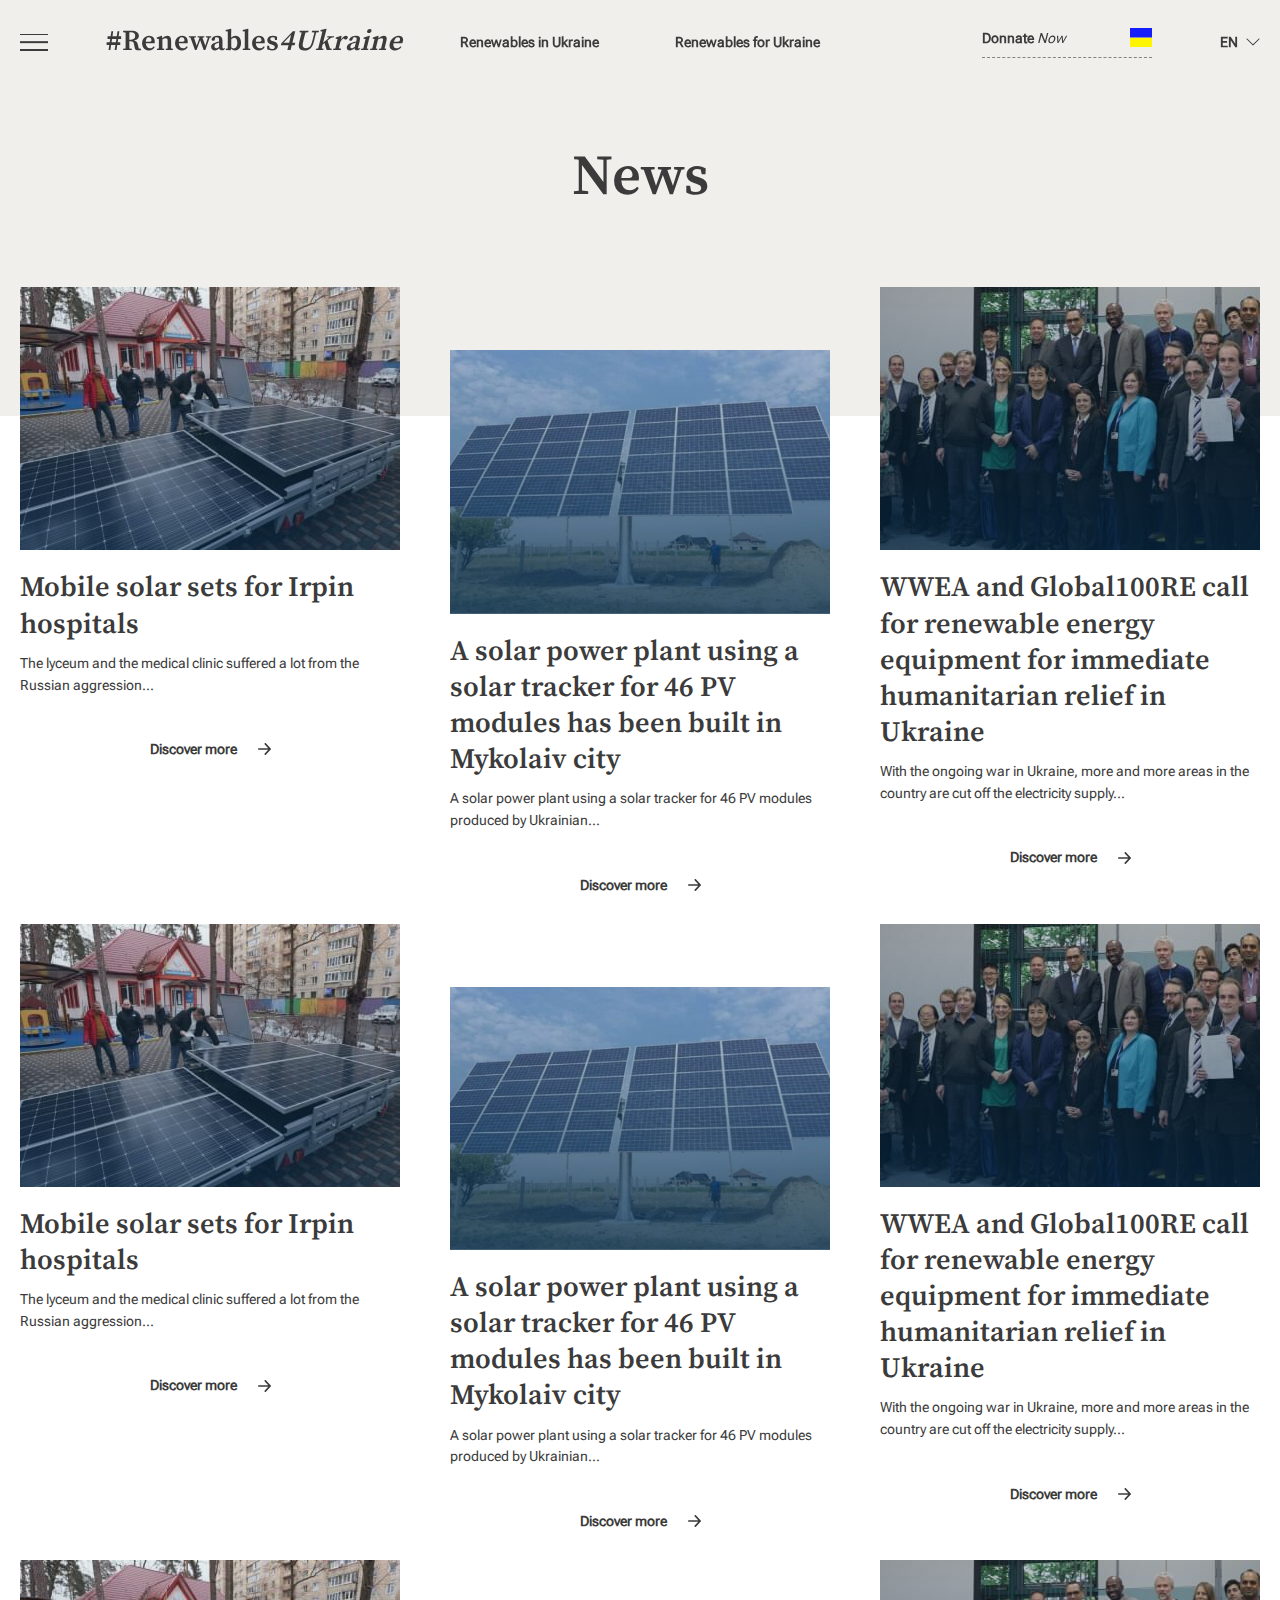
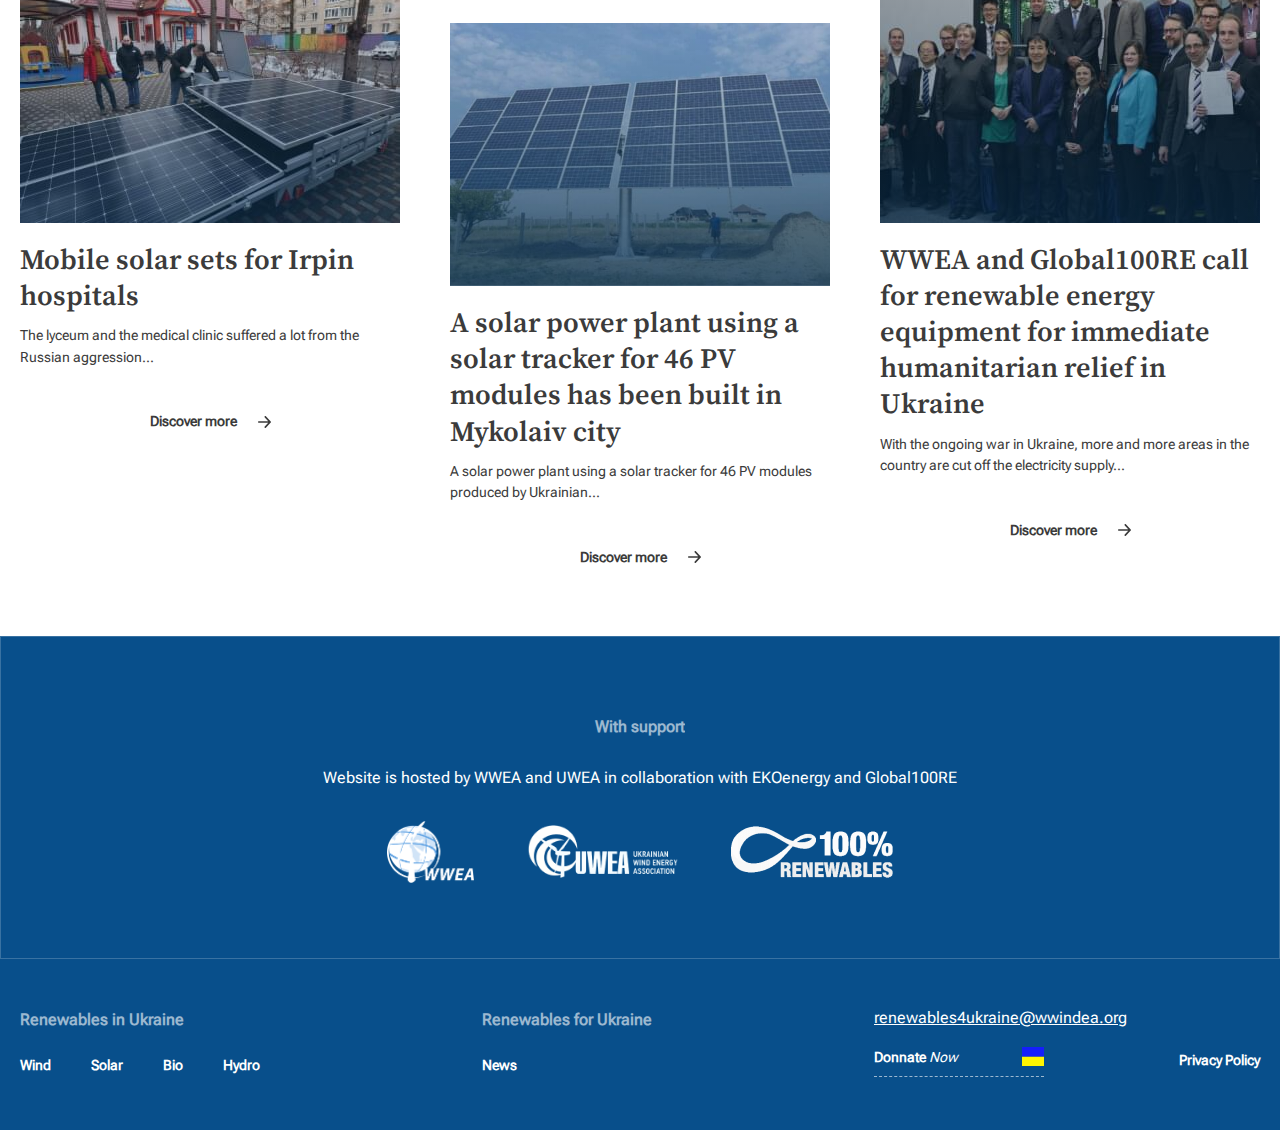
<file: archive.html>
<!DOCTYPE html>
<html lang="en">

<head>
	<meta charset="UTF-8">
	<meta http-equiv="X-UA-Compatible" content="IE=edge">
	<meta name="viewport" content="width=device-width, initial-scale=1.0">
	<meta name="description" content="News page">
	<link rel="stylesheet" href="css/style.min.css?_v=20230525102325">
	<title>Сторінка</title>
</head>

<body>
	<div class="wrapper">
		<header class="header news-post" id="header">
			<div class="container">
				<div class="header__body">
					<div class="header__left">
						<div class="menu__icon">
							<span></span>
						</div>
						<a class="header__logo" href="#">#Renewables<span>4Ukraine</span></a>
						<ul class="header__link">
							<li><a data-goto=".page__section-1" class="menu__link data-goto" href="#">Renewables in Ukraine</a>
							</li>
							<li><a data-goto=".page__section-2" class="menu__link data-goto" href="#">Renewables for
									Ukraine</a></li>
						</ul>
					</div>

					<div class="header__images">
						<img src="img/home/screen/img-1.png" alt="WWEA">
						<img src="img/home/screen/img-2.png" alt="RENEWABLES">
						<img src="img/home/screen/img-3.png" alt="UWEA">
					</div>

					<div class="header__right">
						<a class="header__donnate donnate popup-link" href="#popup">
							<p><span>Donnate</span> Now</p>
							<img src="img/ukraine.svg" alt="Flag">
						</a>
						<div class="header__language">
							<div class="header__language-block">
								<div class="header__language-box">EN</div>
								<svg class="header__language-img" width="14" height="8" viewBox="0 0 14 8"
									xmlns="http://www.w3.org/2000/svg">
									<path fill-rule="evenodd" clip-rule="evenodd"
										d="M0.645917 0.645917C0.692363 0.599354 0.747539 0.562411 0.808284 0.537204C0.869029 0.511998 0.93415 0.499023 0.999917 0.499023C1.06568 0.499023 1.13081 0.511998 1.19155 0.537204C1.2523 0.562411 1.30747 0.599354 1.35392 0.645917L6.99992 6.29292L12.6459 0.645917C12.6924 0.599429 12.7476 0.562553 12.8083 0.537394C12.8691 0.512234 12.9342 0.499285 12.9999 0.499285C13.0657 0.499285 13.1308 0.512234 13.1915 0.537394C13.2522 0.562553 13.3074 0.599429 13.3539 0.645917C13.4004 0.692405 13.4373 0.747594 13.4624 0.808333C13.4876 0.869073 13.5005 0.934173 13.5005 0.999917C13.5005 1.06566 13.4876 1.13076 13.4624 1.1915C13.4373 1.25224 13.4004 1.30743 13.3539 1.35392L7.35392 7.35392C7.30747 7.40048 7.2523 7.43742 7.19155 7.46263C7.13081 7.48784 7.06568 7.50081 6.99992 7.50081C6.93415 7.50081 6.86903 7.48784 6.80828 7.46263C6.74754 7.43742 6.69236 7.40048 6.64592 7.35392L0.645917 1.35392C0.599354 1.30747 0.562411 1.2523 0.537205 1.19155C0.511998 1.13081 0.499023 1.06568 0.499023 0.999917C0.499023 0.93415 0.511998 0.869028 0.537205 0.808283C0.562411 0.747538 0.599354 0.692363 0.645917 0.645917Z" />
								</svg>
							</div>

							<ul class="header__language-list">
								<li class="header__language-item" data-lang="EN">EN</li>
								<li class="header__language-item" data-lang="UA">UA</li>
							</ul>
						</div>
					</div>

					<div class="header__menu menu">
						<nav class="menu__body" id="menu-body">
							<div class="container">
								<div class="menu__wrapper">
									<ul class="menu__list">
										<li><a class="menu__link" href="#">Home Page</a></li>
										<li><a data-goto=".page__section-1" class="menu__link data-goto" href="#">Renewables in
												Ukraine</a></li>
										<ul class="menu__sub-list">
											<li><a class="menu__sub-link" href="#">Wind</a></li>
											<li><a class="menu__sub-link" href="#">Solar</a></li>
											<li><a class="menu__sub-link" href="#">Bio</a></li>
											<li><a class="menu__sub-link" href="#">Hydro</a></li>
										</ul>
										<li><a data-goto=".page__section-2" class="menu__link data-goto" href="#">Renewables for
												Ukraine</a></li>
										<ul class="menu__sub-list">
											<li><a class="menu__sub-link" href="#">News</a></li>
										</ul>
									</ul>
									<a class="menu__donnate donnate-now popup-link" href="#popup">
										<p><span>Donnate</span> Now</p>
										<img src="img/ukraine.svg" alt="Flag">
									</a>
									<div class="menu__questions">
										<p>Do have any questions? Send a request, please, to Please, send request to</p>
										<a href="mailto:renewables4ukraine@wwindea.org">renewables4ukraine@wwindea.org</a>
									</div>
								</div>
							</div>


						</nav>
					</div>
				</div>
			</div>
		</header>


		<div id="popup" class="popup">
			<div class="popup__body">
				<div class="popup__content">
					<a class="popup__close close-popup" href="#">
						<svg width="26" height="26" viewBox="0 0 26 26" fill="none" xmlns="http://www.w3.org/2000/svg">
							<path
								d="M17.28 9.28L13.81 12.75L17.28 16.22C17.3537 16.2887 17.4128 16.3715 17.4538 16.4635C17.4948 16.5555 17.5168 16.6548 17.5186 16.7555C17.5204 16.8562 17.5018 16.9562 17.4641 17.0496C17.4264 17.143 17.3703 17.2278 17.299 17.299C17.2278 17.3703 17.143 17.4264 17.0496 17.4641C16.9562 17.5018 16.8562 17.5204 16.7555 17.5186C16.6548 17.5168 16.5555 17.4948 16.4635 17.4538C16.3715 17.4128 16.2887 17.3537 16.22 17.28L12.75 13.81L9.28001 17.28C9.13783 17.4125 8.94978 17.4846 8.75548 17.4812C8.56118 17.4777 8.3758 17.399 8.23838 17.2616C8.10097 17.1242 8.02226 16.9388 8.01883 16.7445C8.0154 16.5502 8.08753 16.3622 8.22001 16.22L11.69 12.75L8.22001 9.28C8.08753 9.13782 8.0154 8.94978 8.01883 8.75548C8.02226 8.56118 8.10097 8.37579 8.23838 8.23838C8.3758 8.10097 8.56118 8.02225 8.75548 8.01882C8.94978 8.0154 9.13783 8.08752 9.28001 8.22L12.75 11.69L16.22 8.22C16.3622 8.08752 16.5502 8.0154 16.7445 8.01882C16.9388 8.02225 17.1242 8.10097 17.2616 8.23838C17.399 8.37579 17.4778 8.56118 17.4812 8.75548C17.4846 8.94978 17.4125 9.13782 17.28 9.28ZM25.5 12.75C25.5 15.2717 24.7522 17.7368 23.3512 19.8335C21.9503 21.9302 19.959 23.5644 17.6292 24.5295C15.2995 25.4945 12.7359 25.747 10.2626 25.255C7.78935 24.7631 5.51751 23.5487 3.73439 21.7656C1.95127 19.9825 0.736955 17.7107 0.244993 15.2374C-0.246968 12.7641 0.00552416 10.2005 0.970541 7.87079C1.93556 5.54103 3.56976 3.54975 5.66648 2.14876C7.76321 0.747774 10.2283 0 12.75 0C16.1303 0.00396981 19.371 1.34854 21.7612 3.73877C24.1515 6.129 25.496 9.36971 25.5 12.75ZM24 12.75C24 10.525 23.3402 8.34989 22.104 6.49984C20.8679 4.64978 19.1109 3.20784 17.0552 2.35636C14.9995 1.50487 12.7375 1.28208 10.5552 1.71617C8.37295 2.15025 6.3684 3.22171 4.79505 4.79505C3.22171 6.36839 2.15025 8.37295 1.71617 10.5552C1.28209 12.7375 1.50488 14.9995 2.35636 17.0552C3.20785 19.1109 4.64979 20.8679 6.49984 22.104C8.34989 23.3402 10.525 24 12.75 24C15.7327 23.9967 18.5922 22.8104 20.7013 20.7013C22.8104 18.5922 23.9967 15.7327 24 12.75Z" />
						</svg>
					</a>
					<div class="popup__white">
						<h4 class="popup__title">Renewable Energy Equipment</h4>
						<p class="popup__text">
							If you want to donate renewable energy equipment, please get in touch with us via our online form
							or write us an email at <a
								href="mailto:renewables4ukraine@wwindea.org">renewables4ukraine@wwindea.org</a>
						</p>
						<button data-goto=".page__section-contact" class="popup__btn data-goto">Send Request</button>
					</div>
					<div class="popup__blue">
						<h4 class="popup__title">Financial donations</h4>
						<p class="popup__small-text">
							Financial donations are also welcome and will be used to purchase such equipment. <br>
							Please indicate renewables4ukraine:
						</p>
						<p class="popup__text">
							Via bank transfer: DE27430609670034012800, GLS Gemeinbank eG, 44774 <br>
							Bochum, Germany, Account holder: WWEA eV
						</p>
						<a class="popup__text link" href="#">Via PayPal or Creditcard click here</a>
						<p class="popup__copyright">
							For financial donations, WWEA can provide an official donation receipt which may reduce tax debts
							in some countries.
						</p>
					</div>
				</div>
			</div>
		</div>
		<main class="main">

			<section class="big-news">
				<div class="container">
					<div class="big-news__body">
						<h2 class="big-news__title">
							News
						</h2>
						<div class="big-news__holder">
							<article class="news__slide">
								<div class="news__slide-img">
									<img src="img/home/news/img-1.jpg" alt="News">
								</div>
								<h6 class="news__slide-title main-title">
									Mobile solar sets for Irpin hospitals
								</h6>
								<p class="news__slide-text main-text">
									The lyceum and the medical clinic suffered a lot from the Russian aggression...
								</p>
								<a class="news__slide-btn more-btn btn btn--cw" href="#">
									<div class="news__slide-btn--descr more-btn--descr">Discover more</div>
									<code class="btn--inner"></code>
								</a>
							</article>
							<article class="news__slide">
								<div class="news__slide-img">
									<img src="img/home/news/img-2.jpg" alt="News">
								</div>
								<h6 class="news__slide-title main-title">
									A solar power plant using a solar tracker for 46 PV modules has been built in Mykolaiv
									city
								</h6>
								<p class="news__slide-text main-text">
									A solar power plant using a solar tracker for 46 PV modules produced by Ukrainian...
								</p>
								<a class="news__slide-btn more-btn btn btn--cw" href="#">
									<div class="news__slide-btn--descr more-btn--descr">Discover more</div>
									<code class="btn--inner"></code>
								</a>
							</article>
							<article class="news__slide">
								<div class="news__slide-img">
									<img src="img/home/news/img-3.jpg" alt="News">
								</div>
								<h6 class="news__slide-title main-title">
									WWEA and Global100RE call for renewable energy equipment for immediate humanitarian relief
									in Ukraine
								</h6>
								<p class="news__slide-text main-text">
									With the ongoing war in Ukraine, more and more areas in the country are cut off the
									electricity supply...
								</p>
								<a class="news__slide-btn more-btn btn btn--cw" href="#">
									<div class="news__slide-btn--descr more-btn--descr">Discover more</div>
									<code class="btn--inner"></code>
								</a>
							</article>
							<article class="news__slide">
								<div class="news__slide-img">
									<img src="img/home/news/img-1.jpg" alt="News">
								</div>
								<h6 class="news__slide-title main-title">
									Mobile solar sets for Irpin hospitals
								</h6>
								<p class="news__slide-text main-text">
									The lyceum and the medical clinic suffered a lot from the Russian aggression...
								</p>
								<a class="news__slide-btn more-btn btn btn--cw" href="#">
									<div class="news__slide-btn--descr more-btn--descr">Discover more</div>
									<code class="btn--inner"></code>
								</a>
							</article>
							<article class="news__slide">
								<div class="news__slide-img">
									<img src="img/home/news/img-2.jpg" alt="News">
								</div>
								<h6 class="news__slide-title main-title">
									A solar power plant using a solar tracker for 46 PV modules has been built in Mykolaiv
									city
								</h6>
								<p class="news__slide-text main-text">
									A solar power plant using a solar tracker for 46 PV modules produced by Ukrainian...
								</p>
								<a class="news__slide-btn more-btn btn btn--cw" href="#">
									<div class="news__slide-btn--descr more-btn--descr">Discover more</div>
									<code class="btn--inner"></code>
								</a>
							</article>
							<article class="news__slide">
								<div class="news__slide-img">
									<img src="img/home/news/img-3.jpg" alt="News">
								</div>
								<h6 class="news__slide-title main-title">
									WWEA and Global100RE call for renewable energy equipment for immediate humanitarian relief
									in Ukraine
								</h6>
								<p class="news__slide-text main-text">
									With the ongoing war in Ukraine, more and more areas in the country are cut off the
									electricity supply...
								</p>
								<a class="news__slide-btn more-btn btn btn--cw" href="#">
									<div class="news__slide-btn--descr more-btn--descr">Discover more</div>
									<code class="btn--inner"></code>
								</a>
							</article>
							<article class="news__slide">
								<div class="news__slide-img">
									<img src="img/home/news/img-1.jpg" alt="News">
								</div>
								<h6 class="news__slide-title main-title">
									Mobile solar sets for Irpin hospitals
								</h6>
								<p class="news__slide-text main-text">
									The lyceum and the medical clinic suffered a lot from the Russian aggression...
								</p>
								<a class="news__slide-btn more-btn btn btn--cw" href="#">
									<div class="news__slide-btn--descr more-btn--descr">Discover more</div>
									<code class="btn--inner"></code>
								</a>
							</article>
							<article class="news__slide">
								<div class="news__slide-img">
									<img src="img/home/news/img-2.jpg" alt="News">
								</div>
								<h6 class="news__slide-title main-title">
									A solar power plant using a solar tracker for 46 PV modules has been built in Mykolaiv
									city
								</h6>
								<p class="news__slide-text main-text">
									A solar power plant using a solar tracker for 46 PV modules produced by Ukrainian...
								</p>
								<a class="news__slide-btn more-btn btn btn--cw" href="#">
									<div class="news__slide-btn--descr more-btn--descr">Discover more</div>
									<code class="btn--inner"></code>
								</a>
							</article>
							<article class="news__slide">
								<div class="news__slide-img">
									<img src="img/home/news/img-3.jpg" alt="News">
								</div>
								<h6 class="news__slide-title main-title">
									WWEA and Global100RE call for renewable energy equipment for immediate humanitarian relief
									in Ukraine
								</h6>
								<p class="news__slide-text main-text">
									With the ongoing war in Ukraine, more and more areas in the country are cut off the
									electricity supply...
								</p>
								<a class="news__slide-btn more-btn btn btn--cw" href="#">
									<div class="news__slide-btn--descr more-btn--descr">Discover more</div>
									<code class="btn--inner"></code>
								</a>
							</article>
						</div>
					</div>
				</div>
			</section>

		</main>
		<footer class="footer">
			<div class="footer__container">
				<div class="container">
					<div class="footer__body">
						<span class="footer__item">With support</span>
						<p class="footer__text">
							Website is hosted by WWEA and UWEA in collaboration with EKOenergy and Global100RE
						</p>
						<div class="footer__images header__images">
							<img src="img/home/screen/img-1.png" alt="WWEA">
							<img src="img/home/screen/img-3.png" alt="UWEA">
							<img src="img/home/screen/img-2.png" alt="RENEWABLES">
						</div>
					</div>
				</div>
			</div>
			<div class="footer__container">
				<div class="container">
					<div class="footer__wrapper">
						<div class="footer__block">
							<div class="footer__box">
								<span class="footer__item">Renewables in Ukraine</span>
								<ul class="footer__list">
									<li><a class="footer__link" href="wind.html">Wind</a></li>
									<li><a class="footer__link" href="solar.html">Solar</a></li>
									<li><a class="footer__link" href="bio.html">Bio</a></li>
									<li><a class="footer__link" href="hydro.html">Hydro</a></li>
								</ul>
							</div>

							<div class="footer__box">
								<span class="footer__item">Renewables for Ukraine</span>
								<ul class="footer__list">
									<li><a class="footer__link" href="news-single.html">News</a></li>
								</ul>
							</div>

							<div class="footer__box">
								<a class="footer__email"
									href="mailto:renewables4ukraine@wwindea.org">renewables4ukraine@wwindea.org</a>
								<div class="footer__holder">
									<a class="footer__donnate donnate popup-link" href="#popup">
										<p><span>Donnate</span> Now</p>
										<img src="img/ukraine.svg" alt="Flag">
									</a>
									<a class="footer__privacy" href="#">Privacy Policy</a>
								</div>
							</div>
						</div>
					</div>
				</div>
			</div>
		</footer>
	</div>
	<script src="js/app.min.js?_v=20230525102325"></script>
</body>

</html>
</file>
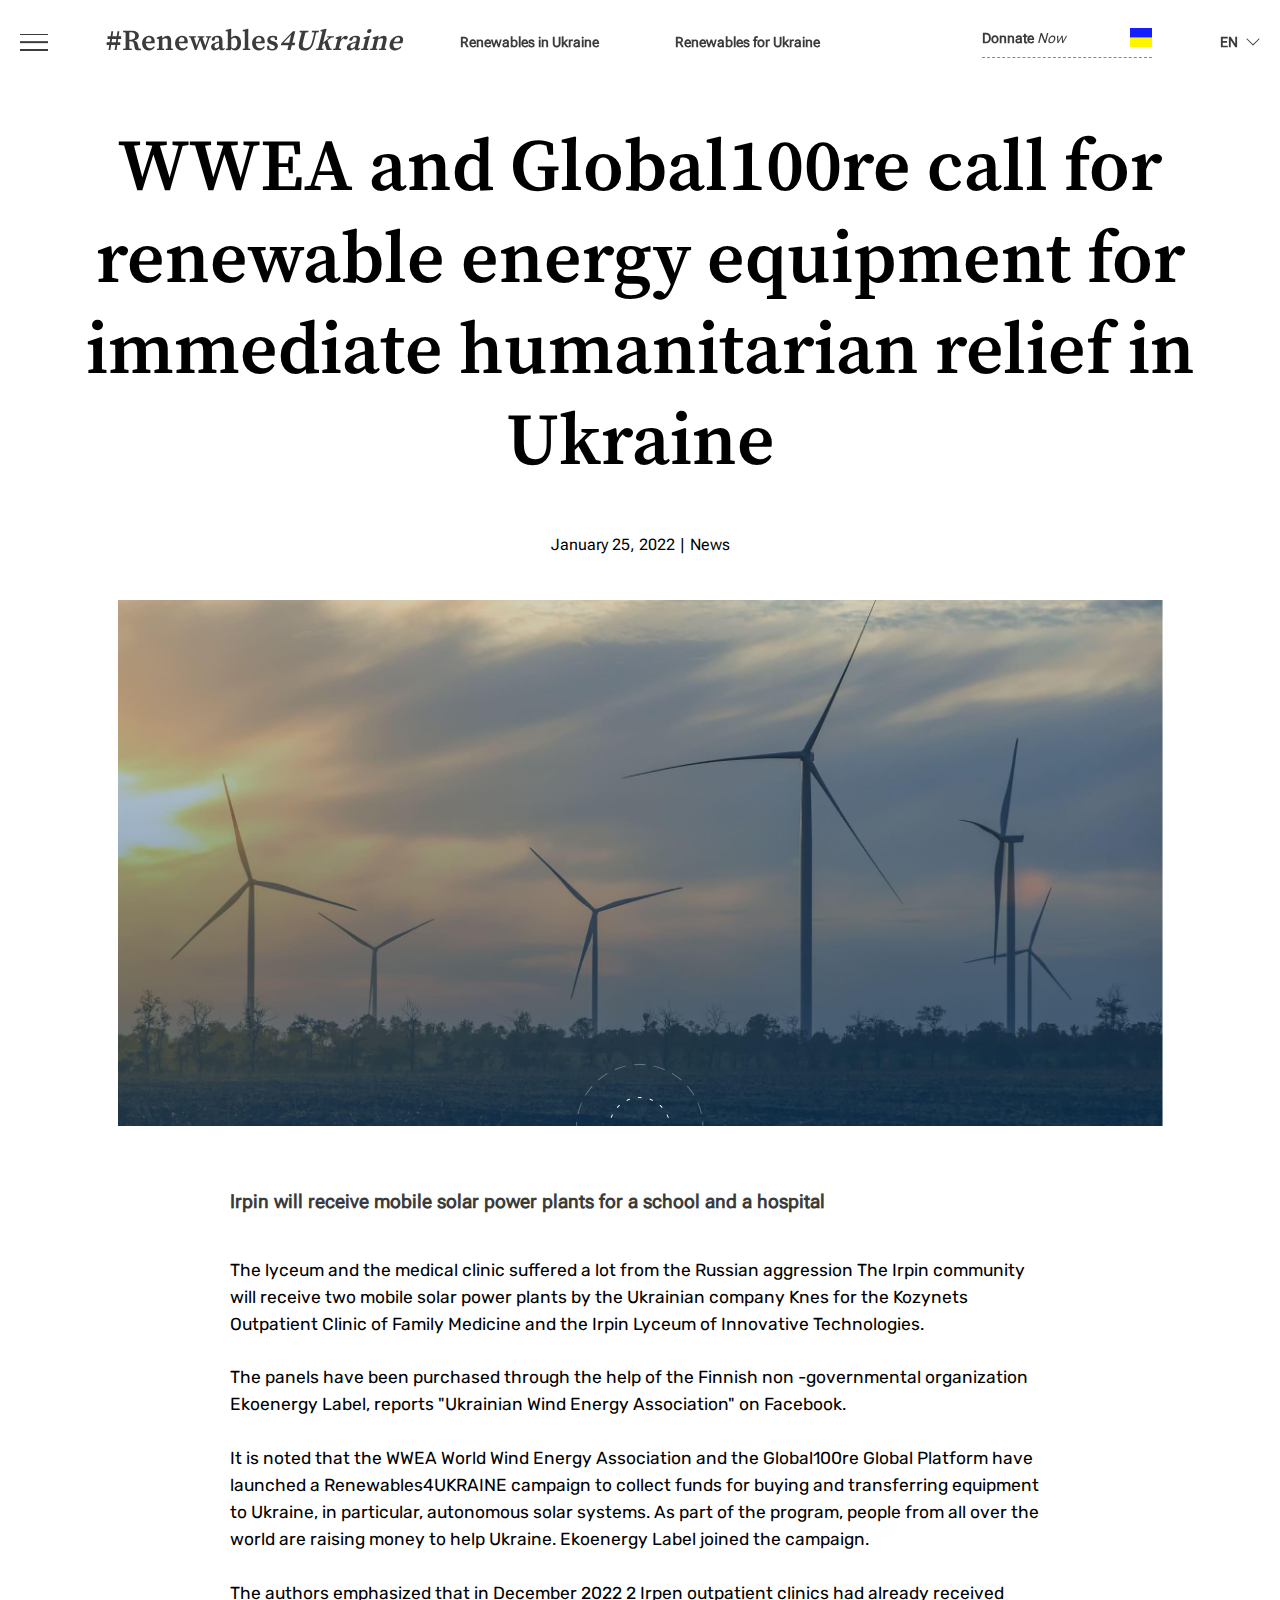
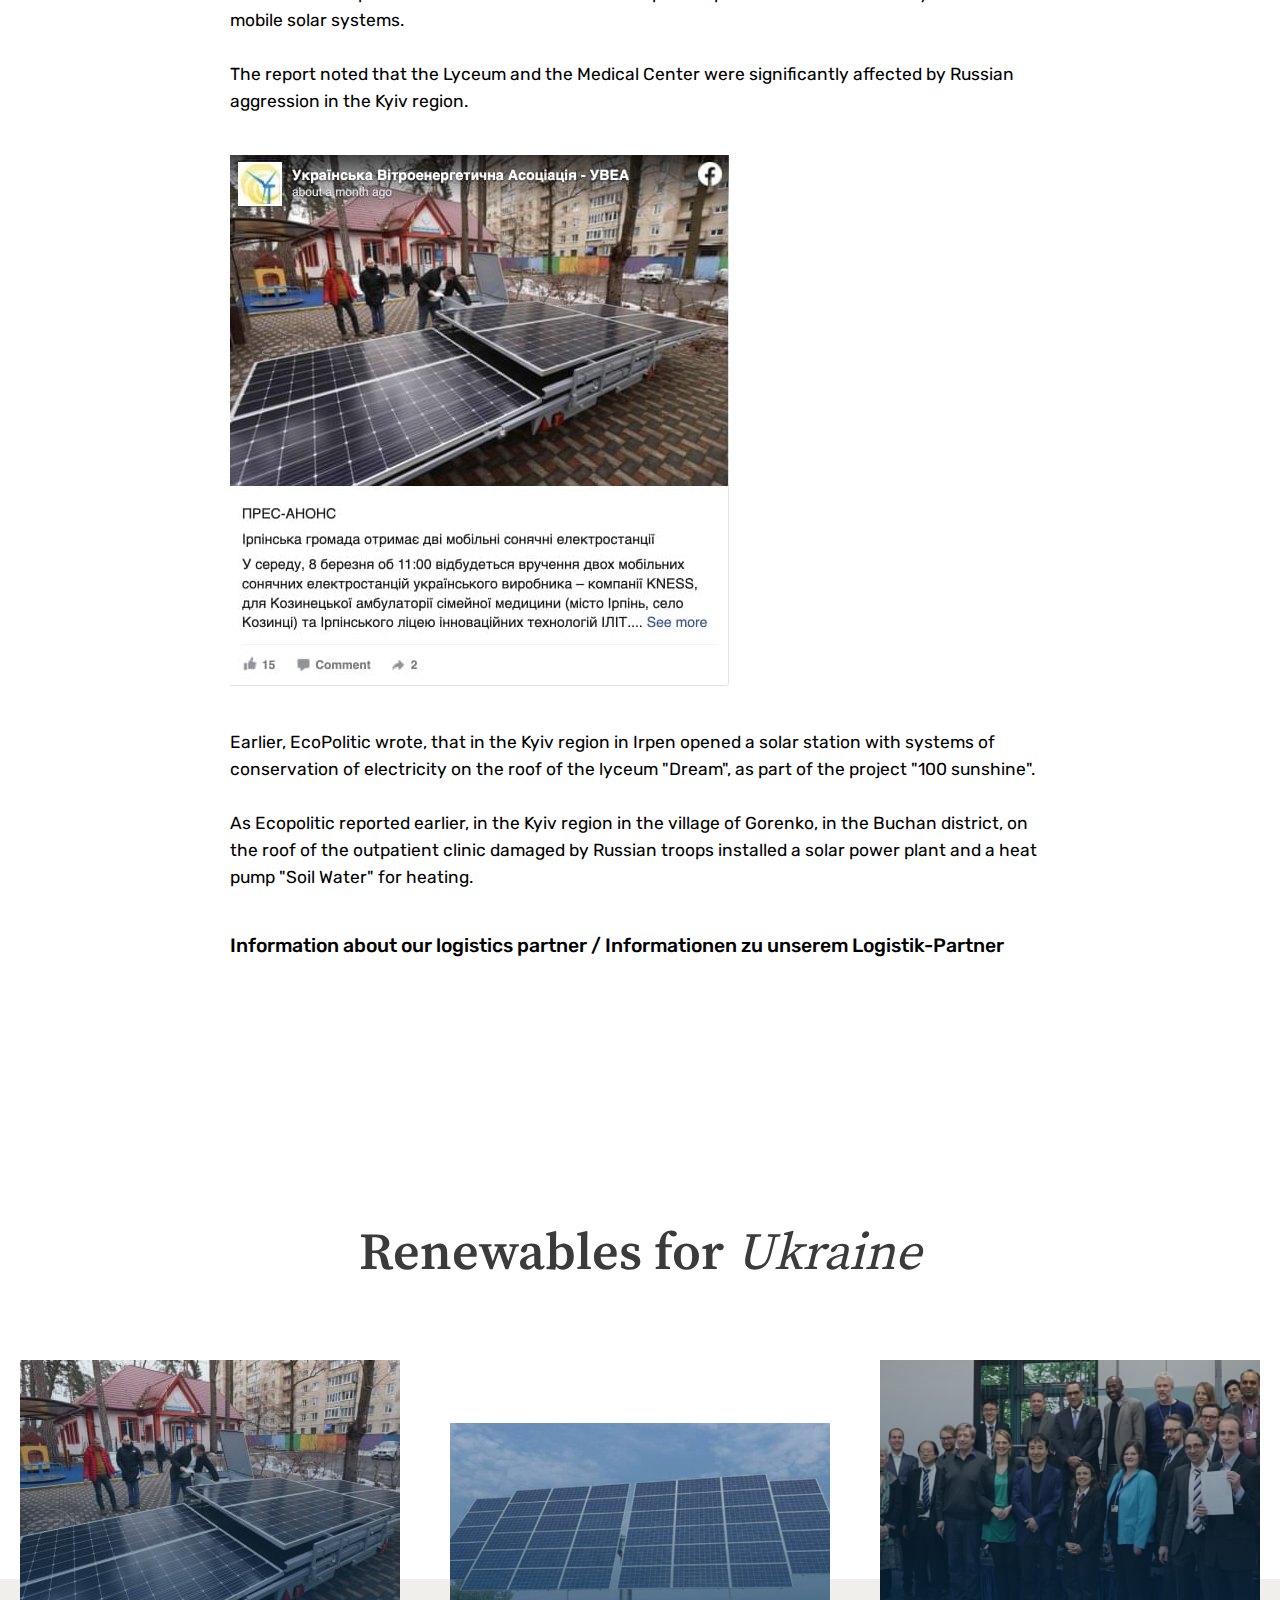
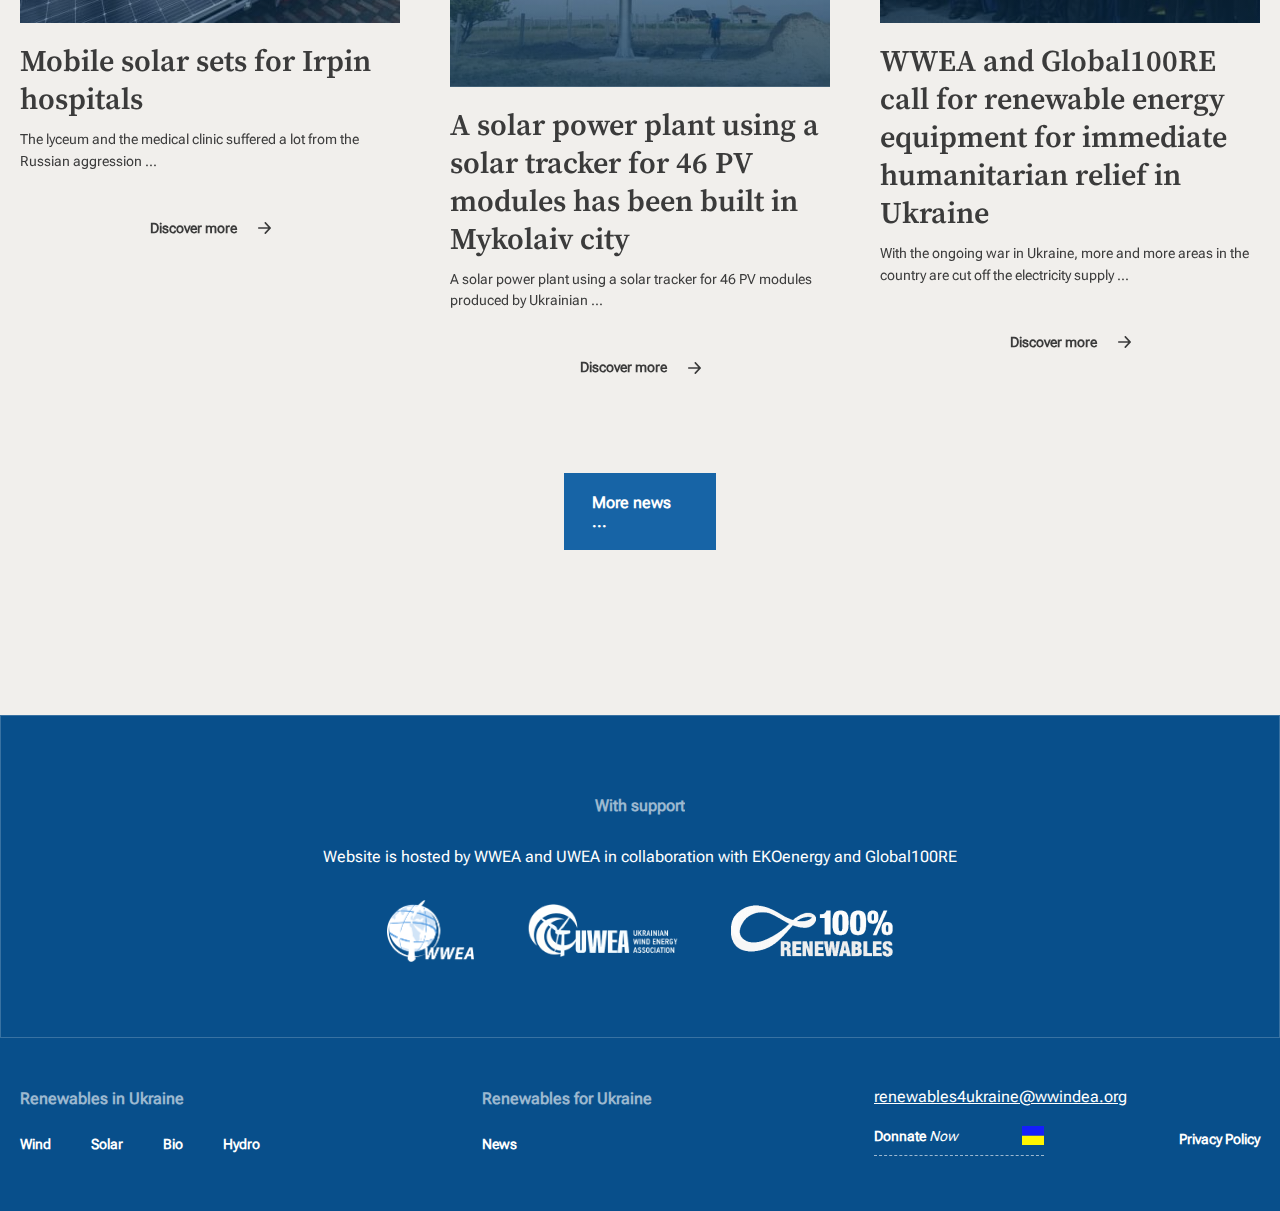
<file: news-single.html>
<!DOCTYPE html>
<html lang="en">

<head>
   <meta charset="UTF-8">
   <meta http-equiv="X-UA-Compatible" content="IE=edge">
   <meta name="viewport" content="width=device-width, initial-scale=1.0">
   <meta name="description" content="News page">
   <link rel="stylesheet" href="https://cdn.jsdelivr.net/npm/swiper@9/swiper-bundle.min.css?_v=20230525102325">
   <link rel="stylesheet" href="css/style.min.css?_v=20230525102325">
   <title>News single</title>
</head>

<body>
   <div class="wrapper">
      <header class="header news-post" id="header">
         <div class="container">
            <div class="header__body">
               <div class="header__left">
                  <div class="menu__icon">
                     <span></span>
                  </div>
                  <a class="header__logo" href="#">#Renewables<span>4Ukraine</span></a>
                  <ul class="header__link">
                     <li><a data-goto=".page__section-1" class="menu__link data-goto" href="#">Renewables in Ukraine</a>
                     </li>
                     <li><a data-goto=".page__section-2" class="menu__link data-goto" href="#">Renewables for
                           Ukraine</a></li>
                  </ul>
               </div>

               <div class="header__images">
                  <img src="img/home/screen/img-1.png" alt="WWEA">
                  <img src="img/home/screen/img-2.png" alt="RENEWABLES">
                  <img src="img/home/screen/img-3.png" alt="UWEA">
               </div>

               <div class="header__right">
                  <a class="header__donnate donnate popup-link" href="#popup">
                     <p><span>Donnate</span> Now</p>
                     <img src="img/ukraine.svg" alt="Flag">
                  </a>
                  <div class="header__language">
                     <div class="header__language-block">
                        <div class="header__language-box">EN</div>
                        <svg class="header__language-img" width="14" height="8" viewBox="0 0 14 8"
                           xmlns="http://www.w3.org/2000/svg">
                           <path fill-rule="evenodd" clip-rule="evenodd"
                              d="M0.645917 0.645917C0.692363 0.599354 0.747539 0.562411 0.808284 0.537204C0.869029 0.511998 0.93415 0.499023 0.999917 0.499023C1.06568 0.499023 1.13081 0.511998 1.19155 0.537204C1.2523 0.562411 1.30747 0.599354 1.35392 0.645917L6.99992 6.29292L12.6459 0.645917C12.6924 0.599429 12.7476 0.562553 12.8083 0.537394C12.8691 0.512234 12.9342 0.499285 12.9999 0.499285C13.0657 0.499285 13.1308 0.512234 13.1915 0.537394C13.2522 0.562553 13.3074 0.599429 13.3539 0.645917C13.4004 0.692405 13.4373 0.747594 13.4624 0.808333C13.4876 0.869073 13.5005 0.934173 13.5005 0.999917C13.5005 1.06566 13.4876 1.13076 13.4624 1.1915C13.4373 1.25224 13.4004 1.30743 13.3539 1.35392L7.35392 7.35392C7.30747 7.40048 7.2523 7.43742 7.19155 7.46263C7.13081 7.48784 7.06568 7.50081 6.99992 7.50081C6.93415 7.50081 6.86903 7.48784 6.80828 7.46263C6.74754 7.43742 6.69236 7.40048 6.64592 7.35392L0.645917 1.35392C0.599354 1.30747 0.562411 1.2523 0.537205 1.19155C0.511998 1.13081 0.499023 1.06568 0.499023 0.999917C0.499023 0.93415 0.511998 0.869028 0.537205 0.808283C0.562411 0.747538 0.599354 0.692363 0.645917 0.645917Z" />
                        </svg>
                     </div>

                     <ul class="header__language-list">
                        <li class="header__language-item" data-lang="EN">EN</li>
                        <li class="header__language-item" data-lang="UA">UA</li>
                     </ul>
                  </div>
               </div>

               <div class="header__menu menu">
                  <nav class="menu__body" id="menu-body">
                     <div class="container">
                        <div class="menu__wrapper">
                           <ul class="menu__list">
                              <li><a class="menu__link" href="#">Home Page</a></li>
                              <li><a data-goto=".page__section-1" class="menu__link data-goto" href="#">Renewables in
                                    Ukraine</a></li>
                              <ul class="menu__sub-list">
                                 <li><a class="menu__sub-link" href="#">Wind</a></li>
                                 <li><a class="menu__sub-link" href="#">Solar</a></li>
                                 <li><a class="menu__sub-link" href="#">Bio</a></li>
                                 <li><a class="menu__sub-link" href="#">Hydro</a></li>
                              </ul>
                              <li><a data-goto=".page__section-2" class="menu__link data-goto" href="#">Renewables for
                                    Ukraine</a></li>
                              <ul class="menu__sub-list">
                                 <li><a class="menu__sub-link" href="#">News</a></li>
                              </ul>
                           </ul>
                           <a class="menu__donnate donnate-now popup-link" href="#popup">
                              <p><span>Donnate</span> Now</p>
                              <img src="img/ukraine.svg" alt="Flag">
                           </a>
                           <div class="menu__questions">
                              <p>Do have any questions? Send a request, please, to Please, send request to</p>
                              <a href="mailto:renewables4ukraine@wwindea.org">renewables4ukraine@wwindea.org</a>
                           </div>
                        </div>
                     </div>


                  </nav>
               </div>
            </div>
         </div>
      </header>


      <div id="popup" class="popup">
         <div class="popup__body">
            <div class="popup__content">
               <a class="popup__close close-popup" href="#">
                  <svg width="26" height="26" viewBox="0 0 26 26" fill="none" xmlns="http://www.w3.org/2000/svg">
                     <path
                        d="M17.28 9.28L13.81 12.75L17.28 16.22C17.3537 16.2887 17.4128 16.3715 17.4538 16.4635C17.4948 16.5555 17.5168 16.6548 17.5186 16.7555C17.5204 16.8562 17.5018 16.9562 17.4641 17.0496C17.4264 17.143 17.3703 17.2278 17.299 17.299C17.2278 17.3703 17.143 17.4264 17.0496 17.4641C16.9562 17.5018 16.8562 17.5204 16.7555 17.5186C16.6548 17.5168 16.5555 17.4948 16.4635 17.4538C16.3715 17.4128 16.2887 17.3537 16.22 17.28L12.75 13.81L9.28001 17.28C9.13783 17.4125 8.94978 17.4846 8.75548 17.4812C8.56118 17.4777 8.3758 17.399 8.23838 17.2616C8.10097 17.1242 8.02226 16.9388 8.01883 16.7445C8.0154 16.5502 8.08753 16.3622 8.22001 16.22L11.69 12.75L8.22001 9.28C8.08753 9.13782 8.0154 8.94978 8.01883 8.75548C8.02226 8.56118 8.10097 8.37579 8.23838 8.23838C8.3758 8.10097 8.56118 8.02225 8.75548 8.01882C8.94978 8.0154 9.13783 8.08752 9.28001 8.22L12.75 11.69L16.22 8.22C16.3622 8.08752 16.5502 8.0154 16.7445 8.01882C16.9388 8.02225 17.1242 8.10097 17.2616 8.23838C17.399 8.37579 17.4778 8.56118 17.4812 8.75548C17.4846 8.94978 17.4125 9.13782 17.28 9.28ZM25.5 12.75C25.5 15.2717 24.7522 17.7368 23.3512 19.8335C21.9503 21.9302 19.959 23.5644 17.6292 24.5295C15.2995 25.4945 12.7359 25.747 10.2626 25.255C7.78935 24.7631 5.51751 23.5487 3.73439 21.7656C1.95127 19.9825 0.736955 17.7107 0.244993 15.2374C-0.246968 12.7641 0.00552416 10.2005 0.970541 7.87079C1.93556 5.54103 3.56976 3.54975 5.66648 2.14876C7.76321 0.747774 10.2283 0 12.75 0C16.1303 0.00396981 19.371 1.34854 21.7612 3.73877C24.1515 6.129 25.496 9.36971 25.5 12.75ZM24 12.75C24 10.525 23.3402 8.34989 22.104 6.49984C20.8679 4.64978 19.1109 3.20784 17.0552 2.35636C14.9995 1.50487 12.7375 1.28208 10.5552 1.71617C8.37295 2.15025 6.3684 3.22171 4.79505 4.79505C3.22171 6.36839 2.15025 8.37295 1.71617 10.5552C1.28209 12.7375 1.50488 14.9995 2.35636 17.0552C3.20785 19.1109 4.64979 20.8679 6.49984 22.104C8.34989 23.3402 10.525 24 12.75 24C15.7327 23.9967 18.5922 22.8104 20.7013 20.7013C22.8104 18.5922 23.9967 15.7327 24 12.75Z" />
                  </svg>
               </a>
               <div class="popup__white">
                  <h4 class="popup__title">Renewable Energy Equipment</h4>
                  <p class="popup__text">
                     If you want to donate renewable energy equipment, please get in touch with us via our online form
                     or write us an email at <a
                        href="mailto:renewables4ukraine@wwindea.org">renewables4ukraine@wwindea.org</a>
                  </p>
                  <button data-goto=".page__section-contact" class="popup__btn data-goto">Send Request</button>
               </div>
               <div class="popup__blue">
                  <h4 class="popup__title">Financial donations</h4>
                  <p class="popup__small-text">
                     Financial donations are also welcome and will be used to purchase such equipment. <br>
                     Please indicate renewables4ukraine:
                  </p>
                  <p class="popup__text">
                     Via bank transfer: DE27430609670034012800, GLS Gemeinbank eG, 44774 <br>
                     Bochum, Germany, Account holder: WWEA eV
                  </p>
                  <a class="popup__text link" href="#">Via PayPal or Creditcard click here</a>
                  <p class="popup__copyright">
                     For financial donations, WWEA can provide an official donation receipt which may reduce tax debts
                     in some countries.
                  </p>
               </div>
            </div>
         </div>
      </div>
      <main class="main">

         <section class="post">
            <div class="container">
               <div class="post__body">
                  <h1 class="post__title">
                     WWEA and Global100re call for renewable energy equipment for immediate humanitarian relief in
                     Ukraine
                  </h1>
                  <div class="post__breadcrumbs">
                     <a class="post__breadcrumbs-link" href="#">January 25, 2022</a>
                     <a class="post__breadcrumbs-link" href="#">News</a>
                  </div>
                  <div class="post__box">
                     <img class="post__image-bg" src="img/pages/wind.jpg" alt="Image">
                     <a class="post__scroll" href="#">
                        <img class="post__circle-scroll" src="img/pages/scroll-down.svg" alt="Scroll">
                     </a>
                  </div>
               </div>
            </div>
            <div class="container-small">
               <div class="post__wrapper">
                  <h6 class="post__sub-title">
                     Irpin will receive mobile solar power plants for a school and a hospital
                  </h6>
                  <div class="information__body">
                     <p class="information__text">
                        The lyceum and the medical clinic suffered a lot from the Russian aggression The Irpin community
                        will receive two mobile solar power plants by the Ukrainian company Knes for the Kozynets
                        Outpatient Clinic of Family Medicine and the Irpin Lyceum of Innovative Technologies.
                        <br>
                        <br>
                        The panels have been purchased through the help of the Finnish non -governmental organization
                        Ekoenergy Label, reports "Ukrainian Wind Energy Association" on Facebook.
                        <br>
                        <br>
                        It is noted that the WWEA World Wind Energy Association and the Global100re Global Platform have
                        launched a Renewables4UKRAINE campaign to collect funds for buying and transferring equipment to
                        Ukraine, in particular, autonomous solar systems. As part of the program, people from all over
                        the
                        world are raising money to help Ukraine. Ekoenergy Label joined the campaign.
                        <br>
                        <br>
                        The authors emphasized that in December 2022 2 Irpen outpatient clinics had already received
                        mobile
                        solar systems.
                        <br>
                        <br>
                        The report noted that the Lyceum and the Medical Center were significantly affected by Russian
                        aggression in the Kyiv region.
                     </p>
                     <img class="post__image-news" src="img/news-single/post-news.jpg" alt="Image news">
                     <p class="information__text">
                        Earlier, EcoPolitic wrote, that in the Kyiv region in Irpen opened a solar station with systems
                        of
                        conservation of electricity on the roof of the lyceum "Dream", as part of the project "100
                        sunshine".
                        <br>
                        <br>
                        As Ecopolitic reported earlier, in the Kyiv region in the village of Gorenko, in the Buchan
                        district, on the roof of the outpatient clinic damaged by Russian troops installed a solar power
                        plant and a heat pump "Soil Water" for heating.
                     </p>
                     <p class="information__text-bold">
                        Information about our logistics partner / Informationen zu unserem Logistik-Partner
                     </p>
                  </div>
               </div>
            </div>
         </section>

         <section class="news news-post page__section-2">
            <div class="container">
               <h2 class="news__title title">Renewables for <span>Ukraine</span></h2>
               <div class="news__body">
                  <div class="news__swiper swiper">
                     <div class="news__wrapper swiper-wrapper">
                        <article class="news__slide swiper-slide">
                           <div class="news__slide-img">
                              <img src="img/home/news/img-1.jpg" alt="News">
                           </div>
                           <h6 class="news__slide-title main-title">
                              Mobile solar sets for Irpin hospitals
                           </h6>
                           <p class="news__slide-text main-text">
                              The lyceum and the medical clinic suffered a lot from the Russian aggression ...
                           </p>
                           <a class="news__slide-btn more-btn btn btn--cw" href="#">
                              <div class="news__slide-btn--descr more-btn--descr">Discover more</div>
                              <code class="btn--inner"></code>
                           </a>
                        </article>
                        <article class="news__slide swiper-slide">
                           <div class="news__slide-img">
                              <img src="img/home/news/img-2.jpg" alt="News">
                           </div>
                           <h6 class="news__slide-title main-title">
                              A solar power plant using a solar tracker for 46 PV modules has been built in Mykolaiv
                              city
                           </h6>
                           <p class="news__slide-text main-text">
                              A solar power plant using a solar tracker for 46 PV modules produced by Ukrainian ...
                           </p>
                           <a class="news__slide-btn more-btn btn btn--cw" href="#">
                              <div class="news__slide-btn--descr more-btn--descr">Discover more</div>
                              <code class="btn--inner"></code>
                           </a>
                        </article>
                        <article class="news__slide swiper-slide">
                           <div class="news__slide-img">
                              <img src="img/home/news/img-3.jpg" alt="News">
                           </div>
                           <h6 class="news__slide-title main-title">
                              WWEA and Global100RE call for renewable energy equipment for immediate humanitarian relief
                              in Ukraine
                           </h6>
                           <p class="news__slide-text main-text">
                              With the ongoing war in Ukraine, more and more areas in the country are cut off the
                              electricity supply ...
                           </p>
                           <a class="news__slide-btn more-btn btn btn--cw" href="#">
                              <div class="news__slide-btn--descr more-btn--descr">Discover more</div>
                              <code class="btn--inner"></code>
                           </a>
                        </article>
                     </div>
                  </div>
                  <a class="news__button button button--hyperion" href="news-single.html">
                     <span><span>More news ...</span></span>
                  </a>
               </div>
            </div>
         </section>

      </main>
      <footer class="footer">
         <div class="footer__container">
            <div class="container">
               <div class="footer__body">
                  <span class="footer__item">With support</span>
                  <p class="footer__text">
                     Website is hosted by WWEA and UWEA in collaboration with EKOenergy and Global100RE
                  </p>
                  <div class="footer__images header__images">
                     <img src="img/home/screen/img-1.png" alt="WWEA">
                     <img src="img/home/screen/img-3.png" alt="UWEA">
                     <img src="img/home/screen/img-2.png" alt="RENEWABLES">
                  </div>
               </div>
            </div>
         </div>
         <div class="footer__container">
            <div class="container">
               <div class="footer__wrapper">
                  <div class="footer__block">
                     <div class="footer__box">
                        <span class="footer__item">Renewables in Ukraine</span>
                        <ul class="footer__list">
                           <li><a class="footer__link" href="wind.html">Wind</a></li>
                           <li><a class="footer__link" href="solar.html">Solar</a></li>
                           <li><a class="footer__link" href="bio.html">Bio</a></li>
                           <li><a class="footer__link" href="hydro.html">Hydro</a></li>
                        </ul>
                     </div>

                     <div class="footer__box">
                        <span class="footer__item">Renewables for Ukraine</span>
                        <ul class="footer__list">
                           <li><a class="footer__link" href="news-single.html">News</a></li>
                        </ul>
                     </div>

                     <div class="footer__box">
                        <a class="footer__email"
                           href="mailto:renewables4ukraine@wwindea.org">renewables4ukraine@wwindea.org</a>
                        <div class="footer__holder">
                           <a class="footer__donnate donnate popup-link" href="#popup">
                              <p><span>Donnate</span> Now</p>
                              <img src="img/ukraine.svg" alt="Flag">
                           </a>
                           <a class="footer__privacy" href="#">Privacy Policy</a>
                        </div>
                     </div>
                  </div>
               </div>
            </div>
         </div>
      </footer>
   </div>
   <script src="https://cdn.jsdelivr.net/npm/swiper@9/swiper-bundle.min.js?_v=20230525102325"></script>
   <script src="js/app.min.js?_v=20230525102325"></script>
</body>

</html>
</file>
<file: css/style.min.css>
@charset "UTF-8";@font-face{font-family:RobotoFlex;font-display:swap;src:url(../fonts/RobotoFlex-Regular.woff2) format("woff2"),url(../fonts/RobotoFlex-Regular.woff) format("woff");font-weight:400;font-style:normal}@font-face{font-family:Rubik;font-display:swap;src:url(../fonts/Rubik-Medium.woff2) format("woff2"),url(../fonts/Rubik-Medium.woff) format("woff");font-weight:500;font-style:normal}@font-face{font-family:Rubik;font-display:swap;src:url(../fonts/Rubik-Regular.woff2) format("woff2"),url(../fonts/Rubik-Regular.woff) format("woff");font-weight:400;font-style:normal}@font-face{font-family:SourceSerifPro;font-display:swap;src:url(../fonts/SourceSerifPro-Bold.woff2) format("woff2"),url(../fonts/SourceSerifPro-Bold.woff) format("woff");font-weight:700;font-style:normal}@font-face{font-family:SourceSerifPro;font-display:swap;src:url(../fonts/SourceSerifPro-Regular.woff2) format("woff2"),url(../fonts/SourceSerifPro-Regular.woff) format("woff");font-weight:400;font-style:normal}@font-face{font-family:SourceSerifPro;font-display:swap;src:url(../fonts/SourceSerifPro-SemiBold.woff2) format("woff2"),url(../fonts/SourceSerifPro-SemiBold.woff) format("woff");font-weight:600;font-style:normal}*{padding:0;margin:0;border:0}*,::after,::before{-webkit-box-sizing:border-box;box-sizing:border-box}:active,:focus{outline:0}a:active,a:focus{outline:0}aside,footer,header,nav{display:block}body,html{height:100%;width:100%;font-size:100%;line-height:1;font-size:14px;-ms-text-size-adjust:100%;-moz-text-size-adjust:100%;-webkit-text-size-adjust:100%}button,input,textarea{font-family:inherit}input::-ms-clear{display:none}button{cursor:pointer}button::-moz-focus-inner{padding:0;border:0}a,a:visited{text-decoration:none}a:hover{text-decoration:none}ul li{list-style:none}img{vertical-align:top}h1,h2,h3,h4,h5,h6{font-size:inherit;font-weight:inherit}a{text-decoration:none;color:inherit}body,html{height:100%;position:relative}body._lock{overflow:hidden}.wrapper{display:-webkit-box;display:-ms-flexbox;display:flex;-webkit-box-orient:vertical;-webkit-box-direction:normal;-ms-flex-direction:column;flex-direction:column;min-height:100%;overflow-x:hidden}.main{-webkit-box-flex:1;-ms-flex:1 0 auto;flex:1 0 auto}.footer{-webkit-box-flex:0;-ms-flex:0 0 auto;flex:0 0 auto}.container{max-width:1270px;width:100%;margin:0 auto;padding:0 15px}.container-small{max-width:850px;width:100%;margin:0 auto;padding:0 15px}body{font-family:RobotoFlex,sans-serif;font-weight:600;font-size:14px;line-height:16px;color:#3b3b3b}.sub-title{font-size:20px;line-height:155%;text-align:center;margin-bottom:92px}.title{font-family:SourceSerifPro;font-weight:600;font-size:55px;line-height:69px;text-align:center}.title span{font-weight:400;font-style:italic}.main-title{font-family:SourceSerifPro;font-size:30px;line-height:38px;margin-bottom:10px}.main-text{font-weight:400;line-height:155%}.more-btn{padding:17px 6px 20px 6px;-webkit-transition:all .3s ease-in-out;-o-transition:all .3s ease-in-out;transition:all .3s ease-in-out}.more-btn:hover{padding-left:36px;padding-right:36px}.more-btn--descr{position:relative;display:-webkit-inline-box;display:-ms-inline-flexbox;display:inline-flex;-webkit-box-align:center;-ms-flex-align:center;align-items:center;gap:15px}.more-btn--descr::after{position:absolute;content:url(../img/home/sheets/arrow.svg);top:1.5px;bottom:0;right:0}.donnate{display:-webkit-box;display:-ms-flexbox;display:flex;-webkit-box-align:center;-ms-flex-align:center;align-items:center;gap:64px;padding-bottom:8px;border-bottom:1px dashed rgba(255,255,255,.6);-webkit-transition:all .3s ease-in-out;-o-transition:all .3s ease-in-out;transition:all .3s ease-in-out}.donnate:hover{border-style:solid}.donnate img{max-width:100%}.donnate p{font-weight:400;line-height:22px;font-style:italic;white-space:nowrap}.donnate span{font-weight:600;font-style:normal}.donnate-now{max-width:230px;width:100%;height:56px;display:-webkit-box;display:-ms-flexbox;display:flex;-webkit-box-align:center;-ms-flex-align:center;align-items:center;-webkit-box-pack:center;-ms-flex-pack:center;justify-content:center;gap:13px;border:1px dashed #fff;-webkit-transition:all .3s ease-in-out;-o-transition:all .3s ease-in-out;transition:all .3s ease-in-out}.donnate-now:hover{border-style:solid}.donnate-now img{max-width:100%}.donnate-now p{font-weight:400;line-height:22px;font-style:italic;white-space:nowrap}.donnate-now span{font-weight:600;font-style:normal}.btn-1{color:#fff!important}.btn-2{color:#fff!important}.btn-3{color:#fff!important}.btn-4{color:#fff!important}.btn-5{color:#fff!important}.btn-6{color:#fff!important}.btn-7{color:#fff!important}.btn-8{color:#fff!important}.btn{display:block;position:relative;overflow:hidden}.btn .btn--inner:after,.btn .btn--inner:before,.btn:after,.btn:before{content:"";position:absolute;top:0;left:0;width:0;height:0;background-color:currentColor;-webkit-transition:.3s ease-in-out;-o-transition:.3s ease-in-out;transition:.3s ease-in-out}.btn--cw:after{top:auto;right:0;bottom:0;left:auto}.btn--cw .btn--inner:before{right:0;left:auto}.btn--cw .btn--inner:after{top:auto;bottom:0}.btn--cw:after,.btn--cw:before{width:0;height:1px}.btn--cw .btn--inner:after,.btn--cw .btn--inner:before{width:1px;height:0}.btn--cw:hover:after,.btn--cw:hover:before{width:100%}.btn--cw:hover .btn--inner:after,.btn--cw:hover .btn--inner:before{height:100%}.button{pointer-events:auto;cursor:pointer;border:none;margin:0;position:relative;display:inline-block}.button::after,.button::before{position:absolute;top:0;left:0;width:100%;height:100%}.button--hyperion{border:1px solid #1764a6;overflow:hidden;color:#fff}.button--hyperion.screen__btn{border:2px solid #1764a6}.button--hyperion.screen__btn.white{border-color:#fff}.button--hyperion span{display:block;position:relative}.button--hyperion>span{overflow:hidden}.button--hyperion>span>span{overflow:hidden}.button--hyperion:hover>span>span{-webkit-animation:MoveUpInitial .4s forwards,MoveUpEnd .4s forwards .4s;animation:MoveUpInitial .4s forwards,MoveUpEnd .4s forwards .4s}@-webkit-keyframes MoveUpInitial{to{-webkit-transform:translate3d(0,-105%,0);transform:translate3d(0,-105%,0)}}@keyframes MoveUpInitial{to{-webkit-transform:translate3d(0,-105%,0);transform:translate3d(0,-105%,0)}}@-webkit-keyframes MoveUpEnd{from{-webkit-transform:translate3d(0,100%,0);transform:translate3d(0,100%,0)}to{-webkit-transform:translate3d(0,0,0);transform:translate3d(0,0,0)}}@keyframes MoveUpEnd{from{-webkit-transform:translate3d(0,100%,0);transform:translate3d(0,100%,0)}to{-webkit-transform:translate3d(0,0,0);transform:translate3d(0,0,0)}}.button--hyperion::before{content:"";background:#1764a6;-webkit-transition:-webkit-transform .6s cubic-bezier(.7,0,.2,1);transition:-webkit-transform .6s cubic-bezier(.7,0,.2,1);-o-transition:transform .6s cubic-bezier(.7,0,.2,1);transition:transform .6s cubic-bezier(.7,0,.2,1);transition:transform .6s cubic-bezier(.7,0,.2,1),-webkit-transform .6s cubic-bezier(.7,0,.2,1);-webkit-transform-origin:100% 50%;-ms-transform-origin:100% 50%;transform-origin:100% 50%}.button--hyperion:hover::before{-webkit-transform:scale3d(0,1,1);transform:scale3d(0,1,1);-webkit-transform-origin:0 50%;-ms-transform-origin:0 50%;transform-origin:0 50%}.header{position:fixed;top:0;left:0;width:100%;z-index:10;background-color:transparent;color:#fff}.header__body{display:-webkit-box;display:-ms-flexbox;display:flex;-webkit-box-align:center;-ms-flex-align:center;align-items:center;-webkit-box-pack:justify;-ms-flex-pack:justify;justify-content:space-between;min-height:84px;width:100%;gap:100px}.header__left,.header__right{position:relative;display:-webkit-box;display:-ms-flexbox;display:flex;-webkit-box-align:center;-ms-flex-align:center;align-items:center;-webkit-box-pack:justify;-ms-flex-pack:justify;justify-content:space-between;width:100%}.header__left{max-width:800px;gap:40px}.header__right{max-width:278px;gap:20px;z-index:3}.header__logo{font-family:SourceSerifPro;font-size:30px;line-height:38px;font-style:normal;z-index:3;position:relative;-webkit-transition:all .3s ease-in-out;-o-transition:all .3s ease-in-out;transition:all .3s ease-in-out}.header__logo span{font-style:italic}.header__link{display:-webkit-box;display:-ms-flexbox;display:flex;-webkit-box-align:center;-ms-flex-align:center;align-items:center;-webkit-box-pack:justify;-ms-flex-pack:justify;justify-content:space-between;gap:20px;max-width:360px;width:100%;z-index:3;position:relative}.header__language{position:relative;padding:10px 0 10px 0;cursor:pointer}.header__language:hover .header__language-list{display:block}.header__language-block{display:-webkit-box;display:-ms-flexbox;display:flex;-webkit-box-align:center;-ms-flex-align:center;align-items:center;-webkit-box-pack:end;-ms-flex-pack:end;justify-content:flex-end;-webkit-column-gap:8px;-moz-column-gap:8px;column-gap:8px;width:51px}.header__language-list{position:absolute;top:100%;left:auto;right:auto;z-index:1;display:none}.header__language-item{display:block;padding:10px;cursor:pointer}.header__language-item:first-child{display:none}.header__language-item:hover{text-decoration:underline}.header__language-img path{fill:#fff}.header__images{display:none;-webkit-box-align:center;-ms-flex-align:center;align-items:center;-webkit-box-pack:justify;-ms-flex-pack:justify;justify-content:space-between;max-width:564px;width:100%;gap:20px}.header__images img{-o-object-fit:cover;object-fit:cover;-o-object-position:center;object-position:center}.header__images img:nth-child(1){max-width:87.4px}.header__images img:nth-child(2){max-width:162px}.header__images img:nth-child(3){max-width:192px}.menu{position:absolute;color:#fff}.menu__icon{z-index:5;display:inline-block;position:relative;min-width:28px;height:17px;-webkit-transition:all .3s ease-in-out;-o-transition:all .3s ease-in-out;transition:all .3s ease-in-out;cursor:pointer}.menu__icon span,.menu__icon::after,.menu__icon::before{left:0;position:absolute;height:10%;width:100%;-webkit-transition:all .3s ease 0s;-o-transition:all .3s ease 0s;transition:all .3s ease 0s;background-color:#fff}.menu__icon::after,.menu__icon::before{content:""}.menu__icon::before{top:0}.menu__icon::after{bottom:0}.menu__icon span{top:50%;-webkit-transform:scale(1) translate(0,-50%);-ms-transform:scale(1) translate(0,-50%);transform:scale(1) translate(0,-50%)}.menu__icon._active span{-webkit-transform:scale(0) translate(0,-50%);-ms-transform:scale(0) translate(0,-50%);transform:scale(0) translate(0,-50%);background-color:#fff!important}.menu__icon._active::before{top:50%;-webkit-transform:rotate(-45deg) translate(0,-50%);-ms-transform:rotate(-45deg) translate(0,-50%);transform:rotate(-45deg) translate(0,-50%);background-color:#fff!important}.menu__icon._active::after{bottom:50%;-webkit-transform:rotate(45deg) translate(0,50%);-ms-transform:rotate(45deg) translate(0,50%);transform:rotate(45deg) translate(0,50%);background-color:#fff!important}.menu__body{position:fixed;top:0;left:-100%;width:100%;height:100%;-webkit-transition:left .3s ease 0s;-o-transition:left .3s ease 0s;transition:left .3s ease 0s;overflow:auto}.menu__body._active{left:0;z-index:4}.menu__body._active::before{opacity:1;left:0;position:fixed}.menu__body._active .menu__wrapper::after{left:0}.menu__body::before{content:"";position:absolute;width:100%;height:100%;top:0;left:0;background-color:rgba(0,0,0,.5);opacity:0;-webkit-transition:all .3s ease 0s;-o-transition:all .3s ease 0s;transition:all .3s ease 0s}.menu__wrapper{background-color:#1764a6;max-width:430px;height:100vh;padding:140px 15px 30px 0;position:relative}.menu__wrapper::before{content:"";position:absolute;top:0;left:-199.9%;width:200%;height:100%;background-color:#1764a6}.menu__wrapper::after{content:"";position:fixed;top:0;left:-100%;max-width:430px;width:100%;height:80px;background-color:#1764a6;-webkit-transition:all .3s ease 0s;-o-transition:all .3s ease 0s;transition:all .3s ease 0s}.menu__list{display:-webkit-box;display:-ms-flexbox;display:flex;-webkit-box-orient:vertical;-webkit-box-direction:normal;-ms-flex-direction:column;flex-direction:column;gap:25px;margin-bottom:60px}.menu__list .menu__link{font-family:SourceSerifPro;font-weight:600;font-size:22px;line-height:28px}.menu__link,.menu__sub-link{white-space:nowrap;padding-bottom:2px;border-bottom:1px solid transparent;-webkit-transition:all .3s ease-in-out;-o-transition:all .3s ease-in-out;transition:all .3s ease-in-out;cursor:pointer}.menu__link:hover,.menu__sub-link:hover{border-color:#fff}.menu__sub-list{margin-left:28px;display:-webkit-box;display:-ms-flexbox;display:flex;-webkit-box-orient:vertical;-webkit-box-direction:normal;-ms-flex-direction:column;flex-direction:column;gap:20px}.menu__donnate{margin-bottom:25px}.menu__questions{font-weight:400;font-size:16px;line-height:25px;max-width:360px}.menu__questions a{font-weight:700;text-decoration:underline;-webkit-transition:all .3s ease-in-out;-o-transition:all .3s ease-in-out;transition:all .3s ease-in-out}.menu__questions a:hover{text-decoration:none}.header.home .header__body{gap:80px}.header.home .header__logo{display:none}.header.home .header__link{display:none}.header.home .header__donnate{display:none}.header.home .header__left,.header.home .header__right{max-width:-webkit-max-content;max-width:-moz-max-content;max-width:max-content}.header.home .header__images{display:-webkit-box;display:-ms-flexbox;display:flex;margin-left:20px}.header.active .header__logo{color:#3b3b3b}.header.active .menu__icon span,.header.active .menu__icon::after,.header.active .menu__icon::before{background-color:#3b3b3b}.header.active .header__language{color:#3b3b3b}.header.active .header__language-img path{fill:#3b3b3b}.header.active .header__link{color:#3b3b3b}.header.active .header__link .menu__link:hover{border-color:#3b3b3b}.header.active .header__donnate{color:#3b3b3b;border-color:rgba(0,0,0,.6)}.popup{z-index:10;position:fixed;width:100%;height:100%;background-color:rgba(0,0,0,.6);top:0;left:0;opacity:0;visibility:hidden;overflow-y:auto;overflow-x:hidden;-webkit-transition:all .6s ease 0s;-o-transition:all .6s ease 0s;transition:all .6s ease 0s}.popup.open{-webkit-transition:all .6s ease 0s;-o-transition:all .6s ease 0s;transition:all .6s ease 0s;opacity:1;visibility:visible}.popup.open .popup__content{-webkit-transition:all .6s ease 0s;-o-transition:all .6s ease 0s;transition:all .6s ease 0s;opacity:1;-webkit-transform:translate(0,0);-ms-transform:translate(0,0);transform:translate(0,0)}.popup__body{min-height:100%;display:-webkit-box;display:-ms-flexbox;display:flex;-webkit-box-align:center;-ms-flex-align:center;align-items:center;-webkit-box-pack:center;-ms-flex-pack:center;justify-content:center;padding:60px 20px;-webkit-transition:all .6s ease 0s;-o-transition:all .6s ease 0s;transition:all .6s ease 0s}.popup__close{position:absolute;top:-41px;right:0}.popup__close svg{fill:#fff}.popup__content{display:-webkit-box;display:-ms-flexbox;display:flex;-webkit-box-align:center;-ms-flex-align:center;align-items:center;-webkit-box-pack:center;-ms-flex-pack:center;justify-content:center;background-color:#fff;max-width:1030px;position:relative;-webkit-transition:all .6s ease 0s;-o-transition:all .6s ease 0s;transition:all .6s ease 0s;opacity:0;-webkit-transform:translate(0,-100%);-ms-transform:translate(0,-100%);transform:translate(0,-100%)}.popup__blue,.popup__white{display:-webkit-box;display:-ms-flexbox;display:flex;-webkit-box-orient:vertical;-webkit-box-direction:normal;-ms-flex-direction:column;flex-direction:column;-webkit-box-align:start;-ms-flex-align:start;align-items:flex-start;-webkit-box-pack:center;-ms-flex-pack:center;justify-content:center;gap:15px;height:490px;padding:50px;max-width:515px;width:100%}.popup__white{color:#3b3b3b;background-color:#fff}.popup__blue{color:#fff;background-color:#1764a6}.popup__title{font-family:SourceSerifPro;font-size:35px;line-height:44px;margin-bottom:15px}.popup__text{font-weight:500;font-size:16px;line-height:155%}.popup__text a{text-decoration:underline}.popup__text a:hover{text-decoration:none}.popup__text.link{opacity:.6;text-decoration:underline}.popup__text.link:hover{text-decoration:none}.popup__btn{font-size:16px;line-height:155%;color:#1764a6;margin-top:15px;background-color:transparent;padding-bottom:1px;border-bottom:1px solid transparent;-webkit-transition:.3s ease-in-out;-o-transition:.3s ease-in-out;transition:.3s ease-in-out}.popup__btn:hover{border-color:#1764a6}.popup__small-text{font-weight:400;font-size:16px;line-height:155%}.popup__copyright{font-style:italic;font-weight:500;font-size:14px;line-height:155%}.footer{background-color:#084f8b;color:#fff}.footer__container:not(:last-child){border:1px solid rgba(255,255,255,.2)}.footer__body{display:-webkit-box;display:-ms-flexbox;display:flex;-webkit-box-orient:vertical;-webkit-box-direction:normal;-ms-flex-direction:column;flex-direction:column;-webkit-box-align:center;-ms-flex-align:center;align-items:center;-webkit-box-pack:center;-ms-flex-pack:center;justify-content:center;padding-top:80px;padding-bottom:78px}.footer__item{font-size:16px;line-height:19px;opacity:.6}.footer__text{font-weight:400;font-size:16px;line-height:155%;margin:30px 0;text-align:center}.footer__images{display:-webkit-box;display:-ms-flexbox;display:flex;max-width:507px!important;margin-top:0!important}.footer__wrapper{display:-webkit-box;display:-ms-flexbox;display:flex;-webkit-box-align:end;-ms-flex-align:end;align-items:flex-end;-webkit-box-pack:justify;-ms-flex-pack:justify;justify-content:space-between;padding-top:44px;padding-bottom:54px;gap:40px}.footer__block{display:-webkit-box;display:-ms-flexbox;display:flex;-webkit-box-align:center;-ms-flex-align:center;align-items:center;-webkit-box-pack:justify;-ms-flex-pack:justify;justify-content:space-between;width:100%;-webkit-column-gap:40px;-moz-column-gap:40px;column-gap:40px}.footer__box{display:-webkit-box;display:-ms-flexbox;display:flex;-webkit-box-orient:vertical;-webkit-box-direction:normal;-ms-flex-direction:column;flex-direction:column;-webkit-box-align:start;-ms-flex-align:start;align-items:flex-start;-webkit-box-pack:center;-ms-flex-pack:center;justify-content:center}.footer__list{display:-webkit-box;display:-ms-flexbox;display:flex;-webkit-box-align:center;-ms-flex-align:center;align-items:center;-webkit-column-gap:40px;-moz-column-gap:40px;column-gap:40px;margin-top:30px}.footer__link,.footer__privacy{padding-bottom:2px;border-bottom:1px solid transparent;-webkit-transition:all .3s ease-in-out;-o-transition:all .3s ease-in-out;transition:all .3s ease-in-out}.footer__link:hover,.footer__privacy:hover{border-color:#fff}.footer__email{font-weight:500;font-size:16px;line-height:155%;text-decoration:underline;display:inline-block;margin-bottom:15px}.footer__email:hover{text-decoration:none}.footer__holder{display:-webkit-box;display:-ms-flexbox;display:flex;-webkit-box-align:center;-ms-flex-align:center;align-items:center;-webkit-box-pack:center;-ms-flex-pack:center;justify-content:center;gap:135px}.screen{color:#fff;margin-bottom:-1px;width:100%;height:100vh;min-height:680px;overflow:hidden}.screen__parallax{width:110%;height:110%;background-image:url(../img/home/screen/screen-bg.jpg);background-repeat:no-repeat;background-size:cover;position:relative;overflow:hidden}.screen__wrapper{position:relative}.screen__holder{position:absolute;z-index:2;top:130px;right:0;width:100%;height:-webkit-max-content;height:-moz-max-content;height:max-content;display:-webkit-box;display:-ms-flexbox;display:flex;-webkit-box-align:center;-ms-flex-align:center;align-items:center;-webkit-box-pack:end;-ms-flex-pack:end;justify-content:flex-end;gap:50px}.screen__body{display:-webkit-box;display:-ms-flexbox;display:flex;-webkit-box-align:center;-ms-flex-align:center;align-items:center;-webkit-box-pack:center;-ms-flex-pack:center;justify-content:center;height:100.1vh;position:relative}.screen__box{text-align:center}.screen__title{font-family:SourceSerifPro;font-size:80px;line-height:100px;margin-bottom:30px}.screen__title span{font-style:italic}.screen__title br{display:none}.screen__text{font-size:20px;line-height:155%;margin-bottom:52px}.screen__text br{display:none}.screen__buttons{display:-webkit-box;display:-ms-flexbox;display:flex;-webkit-box-align:center;-ms-flex-align:center;align-items:center;-webkit-box-pack:center;-ms-flex-pack:center;justify-content:center;gap:20px;z-index:2}.screen__btn{font-size:16px;line-height:22px;padding:17px 21px;-webkit-transition:all .6s ease-in-out;-o-transition:all .6s ease-in-out;transition:all .6s ease-in-out;max-width:220px;width:100%}.screen__btn span{pointer-events:none}.screen__btn.blue{background-color:#fff}.screen__btn.blue:hover{color:#3b3b3b}.screen__btn.white{color:#3b3b3b;background-color:#1764a6}.screen__btn.white:hover{color:#fff}.screen__btn.white.button--hyperion::before{background:#fff}.screen__block{position:absolute;bottom:0;left:auto;right:auto;-webkit-transform:translateY(40%);-ms-transform:translateY(40%);transform:translateY(40%)}.screen__scroll{font-weight:400;padding:90px;position:relative;width:300px;height:300px;display:-webkit-box;display:-ms-flexbox;display:flex;-webkit-box-align:center;-ms-flex-align:center;align-items:center;-webkit-box-pack:center;-ms-flex-pack:center;justify-content:center;overflow:hidden}.screen__scroll::after,.screen__scroll::before{position:absolute;content:"";border:2.5px dotted #fff;border-radius:50%;top:0;left:0;right:0;bottom:0;-webkit-animation-name:rotation-left;animation-name:rotation-left;-webkit-animation-duration:20s;animation-duration:20s;-webkit-animation-iteration-count:infinite;animation-iteration-count:infinite;-webkit-animation-timing-function:linear;animation-timing-function:linear;overflow:hidden}.screen__scroll::after{border-bottom:none;border-right:none}.screen__scroll::before{-webkit-animation-name:rotation;animation-name:rotation;width:240px;height:240px;top:10%;left:10%;border-top:none;border-left:none}.screen__scroll-button{position:relative;z-index:1;cursor:pointer}.screen__scroll-button::after{position:absolute;content:"";border:2.5px dotted #fff;border-radius:50%;width:160px;height:160px;top:-195%;left:-170%;right:0;bottom:0;-webkit-animation-name:rotation-left;animation-name:rotation-left;-webkit-animation-duration:30s;animation-duration:30s;-webkit-animation-iteration-count:infinite;animation-iteration-count:infinite;-webkit-animation-timing-function:linear;animation-timing-function:linear;border-top:none;border-right:none;overflow:hidden}@-webkit-keyframes rotation-left{0%{-webkit-transform:rotate(360deg);transform:rotate(360deg)}100%{-webkit-transform:rotate(0);transform:rotate(0)}}@keyframes rotation-left{0%{-webkit-transform:rotate(360deg);transform:rotate(360deg)}100%{-webkit-transform:rotate(0);transform:rotate(0)}}@-webkit-keyframes rotation{0%{-webkit-transform:rotate(0);transform:rotate(0)}100%{-webkit-transform:rotate(360deg);transform:rotate(360deg)}}@keyframes rotation{0%{-webkit-transform:rotate(0);transform:rotate(0)}100%{-webkit-transform:rotate(360deg);transform:rotate(360deg)}}.screen .container{position:absolute;top:0;left:0;right:0;width:100%;height:100vh}.sheets{padding-top:160px;padding-bottom:105px;background-color:#1764a6;color:#fff}.sheets__title{margin-bottom:30px}.sheets__body{padding:0 25px;display:-webkit-box;display:-ms-flexbox;display:flex;-webkit-box-align:center;-ms-flex-align:center;align-items:center;-webkit-box-pack:justify;-ms-flex-pack:justify;justify-content:space-between;gap:40px}.sheets__block{display:-webkit-box;display:-ms-flexbox;display:flex;-webkit-box-orient:vertical;-webkit-box-direction:normal;-ms-flex-direction:column;flex-direction:column;-webkit-box-align:center;-ms-flex-align:center;align-items:center;-webkit-box-pack:justify;-ms-flex-pack:justify;justify-content:space-between;max-width:240px;height:434px;text-align:center}.sheets__block-img{margin-bottom:28px}.sheets__button-descr{width:62px}.news{padding-top:105px;padding-bottom:100px;position:relative}.news::after{position:absolute;z-index:-1;content:"";width:100%;height:44%;top:-1px;left:0;background-color:#1764a6}.news__subtitle{color:#fff}.news__title{margin-bottom:30px;color:#fff}.news__swiper{margin-bottom:80px}.news__slide:nth-child(2){margin-top:63px}.news__slide-img{position:relative;margin-bottom:20px}.news__slide-img .news__span.white{position:absolute;bottom:25px;left:0}.news__slide-img .news__span-1.change{position:absolute;bottom:15px;left:0}.news__slide-img img{width:100%}.news__slide-img::after{content:"";width:100%;height:100%;position:absolute;top:0;left:0;background:-webkit-gradient(linear,left top,left bottom,from(rgba(61,108,147,.112)),to(rgba(9,52,88,.56)));background:-o-linear-gradient(top,rgba(61,108,147,.112) 0,rgba(9,52,88,.56) 100%);background:linear-gradient(180deg,rgba(61,108,147,.112) 0,rgba(9,52,88,.56) 100%)}.news__slide-text{margin-bottom:30px}.news__slide-btn{display:table;text-align:center;margin:0 auto}.news__slide-btn:hover{border-color:#3b3b3b}.news__slide-btn--descr{width:121px}.news__slide-btn--descr::after{content:url(../img/home/news/arrow.svg)!important}.news__button{font-size:16px;line-height:19px;padding:17.5px 26px;background-color:#1764a6;color:#fff;margin:0 auto;max-width:152px;width:100%;display:-webkit-box;display:-ms-flexbox;display:flex;border:2px solid transparent;-webkit-transition:all .6s ease-in-out;-o-transition:all .6s ease-in-out;transition:all .6s ease-in-out}.news__button:hover{border-color:#1764a6;background-color:#fff;color:#1764a6}.partners{padding-top:100px;padding-bottom:100px}.partners__body{display:-webkit-box;display:-ms-flexbox;display:flex;-webkit-box-orient:vertical;-webkit-box-direction:normal;-ms-flex-direction:column;flex-direction:column;-webkit-box-align:center;-ms-flex-align:center;align-items:center;-webkit-box-pack:center;-ms-flex-pack:center;justify-content:center}.partners__sub-title{margin-bottom:74px}.partners__title{font-weight:700;margin-bottom:30px}.partners__title span{font-weight:400}.partners__block{display:-webkit-box;display:-ms-flexbox;display:flex;-webkit-box-align:center;-ms-flex-align:center;align-items:center;-webkit-box-pack:center;-ms-flex-pack:center;justify-content:center;-ms-flex-wrap:wrap;flex-wrap:wrap;-webkit-column-gap:60px;-moz-column-gap:60px;column-gap:60px;row-gap:70px;max-width:838px}.partners__img:nth-child(1) img{max-width:245px}.partners__img:nth-child(2) img{max-width:174px}.partners__img:nth-child(3) img{max-width:70px}.partners__img:nth-child(4) img{max-width:169px}.partners__img:nth-child(5) img{max-width:245px}.contact-form{height:1885px;overflow:hidden;background-image:url(../img/home/contact-form/big-image-bg.jpg);background-size:cover;background-position:center;background-repeat:no-repeat;background-color:#2099e8}.contact-form__container{position:relative;width:100%;height:100%;top:0;left:0}.contact-form__container .contact-form__span.white{position:absolute;top:0;left:0}.contact-form__container .contact-form__span-1.white{position:absolute;top:35%;left:0}.contact-form__container .contact-form__span-2.change{position:absolute;top:40%;left:0}.contact-form .container{position:absolute;top:90px;left:0;right:0}.contact-form .container-small{width:100%;position:absolute;bottom:120px;left:0;right:0;padding-top:84px}.contact-form__body{display:-webkit-box;display:-ms-flexbox;display:flex;-webkit-box-orient:vertical;-webkit-box-direction:normal;-ms-flex-direction:column;flex-direction:column;-webkit-box-align:center;-ms-flex-align:center;align-items:center;-webkit-box-pack:center;-ms-flex-pack:center;justify-content:center}.contact-form__title{margin-bottom:30px;font-weight:700}.contact-form__title span{font-weight:300}.contact-form__sub-title{max-width:410px;margin-bottom:105px}.contact-form__sub-title a{text-decoration:underline}.contact-form__sub-title a:hover{text-decoration:none}.contact-form__connection{width:100%}.contact-form__box{display:-ms-grid;display:grid;-ms-grid-columns:1fr 1fr;grid-template-columns:1fr 1fr;-webkit-column-gap:60px;-moz-column-gap:60px;column-gap:60px;row-gap:44px;margin-bottom:30px}.contact-form__item{padding-bottom:21px;background-color:transparent;border-bottom:1px solid #000}.contact-form__item:nth-child(5),.contact-form__item:nth-child(6){-ms-grid-column-span:2;grid-column:span 2}.contact-form__item::-webkit-input-placeholder{font-family:RobotoFlex,sans-serif;font-weight:600;font-size:14px;line-height:16px;color:#3b3b3b;white-space:pre-wrap}.contact-form__item::-moz-placeholder{font-family:RobotoFlex,sans-serif;font-weight:600;font-size:14px;line-height:16px;color:#3b3b3b;white-space:pre-wrap}.contact-form__item:-ms-input-placeholder{font-family:RobotoFlex,sans-serif;font-weight:600;font-size:14px;line-height:16px;color:#3b3b3b;white-space:pre-wrap}.contact-form__item::-ms-input-placeholder{font-family:RobotoFlex,sans-serif;font-weight:600;font-size:14px;line-height:16px;color:#3b3b3b;white-space:pre-wrap}.contact-form__item::placeholder{font-family:RobotoFlex,sans-serif;font-weight:600;font-size:14px;line-height:16px;color:#3b3b3b;white-space:pre-wrap}.contact-form__block{display:-webkit-box;display:-ms-flexbox;display:flex;-webkit-box-align:center;-ms-flex-align:center;align-items:center;-webkit-column-gap:15px;-moz-column-gap:15px;column-gap:15px;cursor:pointer;margin-bottom:40px}.contact-form__block-checkbox{cursor:pointer;width:30px;height:30px}.contact-form__block-text{cursor:pointer;font-weight:400}.contact-form__button{padding:17px 30px 18px 30px;background-color:#1764a6;color:#fff;font-size:16px;line-height:19px;border:2px solid transparent;-webkit-transition:all .6s ease-in-out;-o-transition:all .6s ease-in-out;transition:all .6s ease-in-out;display:-webkit-box;display:-ms-flexbox;display:flex;-webkit-box-align:center;-ms-flex-align:center;align-items:center;-webkit-box-pack:center;-ms-flex-pack:center;justify-content:center;margin:0 auto;gap:15px}.contact-form__button svg{z-index:2;position:relative}.contact-form__button path{fill:#fff;-webkit-transition:all .6s ease-in-out;-o-transition:all .6s ease-in-out;transition:all .6s ease-in-out}.contact-form__button:hover{background-color:#fff;color:#1764a6;border-color:#1764a6}.contact-form__button:hover path{fill:#1764a6}.contact-form__body-swipe{display:-webkit-box;display:-ms-flexbox;display:flex;-webkit-box-orient:vertical;-webkit-box-direction:normal;-ms-flex-direction:column;flex-direction:column;-webkit-box-align:center;-ms-flex-align:center;align-items:center;-webkit-box-pack:center;-ms-flex-pack:center;justify-content:center;color:#fff}.contact-form__title-swipe{font-family:SourceSerifPro;font-style:italic;font-weight:600;font-size:35px;line-height:44px;margin-bottom:70px}.contact-form__container-swipe{max-width:1190px;width:100%;position:relative}.contact-form__swiper{max-width:1030px;width:100%;display:-webkit-box;display:-ms-flexbox;display:flex;-webkit-box-align:center;-ms-flex-align:center;align-items:center;-webkit-box-pack:center;-ms-flex-pack:center;justify-content:center}.contact-form__swiper .swiper-slide{width:191px;height:247px}.contact-form__swiper-images{max-width:100%;cursor:pointer}.contact-form__swiper-arrow{position:absolute;top:50%;z-index:2}.contact-form__swiper-arrow.swiper-button-prev{left:0;rotate:-180deg}.contact-form__swiper-arrow.swiper-button-next{right:0}.contact-form__container-swipe .popup-image{position:fixed;z-index:50;top:0;left:0;width:100%;height:100%;background:rgba(0,0,0,.8);display:none}.contact-form__container-swipe .popup-image img{position:absolute;top:50%;left:50%;-webkit-transform:translate(-50%,-50%);-ms-transform:translate(-50%,-50%);transform:translate(-50%,-50%);border-radius:8px;max-width:400px;width:100%}.contact-form__container-swipe .popup-image svg{position:absolute;top:50px;right:50px;width:25.5px;height:25.5px;fill:#fff;cursor:pointer}.wind{background-image:url(../img/pages/wind.jpg)}.solar{background-image:url(../img/pages/solar.jpg)}.bio{background-image:url(../img/pages/bio.jpg)}.hydro{background-image:url(../img/pages/hydro.jpg)}.page-bg{background-size:cover;background-position:center;background-repeat:no-repeat;color:#fff;height:100vh}.page-bg .container{width:100%;height:100%;position:relative;display:-webkit-box;display:-ms-flexbox;display:flex;-webkit-box-pack:center;-ms-flex-pack:center;justify-content:center}.page-bg__body{display:-webkit-box;display:-ms-flexbox;display:flex;-webkit-box-orient:vertical;-webkit-box-direction:normal;-ms-flex-direction:column;flex-direction:column;-webkit-box-align:center;-ms-flex-align:center;align-items:center;-webkit-box-pack:center;-ms-flex-pack:center;justify-content:center}.page-bg__title{font-family:SourceSerifPro;text-align:center;font-size:80px;line-height:100px;margin-bottom:30px}.page-bg__sub-title{max-width:735px;width:100%;text-align:center;line-height:155%;font-size:20px}.page-bg__location{display:-webkit-box;display:-ms-flexbox;display:flex;-webkit-box-align:end;-ms-flex-align:end;align-items:flex-end;-webkit-box-pack:start;-ms-flex-pack:start;justify-content:flex-start;width:100%;gap:12px;position:absolute;left:15px;bottom:95px}.page-bg__map{font-weight:400;font-size:16px;line-height:19px}.page-bg__scroll{position:absolute;bottom:-63.75px}.information{padding-top:80px;padding-bottom:180px;color:#000}.information__body{display:-webkit-box;display:-ms-flexbox;display:flex;-webkit-box-orient:vertical;-webkit-box-direction:normal;-ms-flex-direction:column;flex-direction:column;-webkit-box-align:start;-ms-flex-align:start;align-items:flex-start;-webkit-box-pack:center;-ms-flex-pack:center;justify-content:center;gap:40px;margin-bottom:60px}.information__text,.information__text-bold{font-family:Rubik;line-height:155%}.information__text{font-weight:400;font-size:18px}.information__text-bold{font-weight:500;font-size:20px}.information__link{text-decoration:underline}.information__electronics,.information__windmill{max-width:100%}.information__holder{display:-webkit-box;display:-ms-flexbox;display:flex;-webkit-box-align:center;-ms-flex-align:center;align-items:center;-webkit-box-pack:justify;-ms-flex-pack:justify;justify-content:space-between;gap:50px}.information__holder .donnate{border-color:rgba(0,0,0,.6)}.information__download{display:-webkit-box;display:-ms-flexbox;display:flex;-webkit-box-align:center;-ms-flex-align:center;align-items:center;-webkit-box-pack:center;-ms-flex-pack:center;justify-content:center;gap:28px}.information__download:hover img{border-style:solid}.information__download:hover span{text-decoration:underline}.information__download img{width:77px;height:77px;padding:10px;border:1px dashed rgba(23,100,166,.6);border-radius:50%;-o-object-fit:cover;object-fit:cover;-o-object-position:center;object-position:center;-webkit-transition:all .3s ease-in-out;-o-transition:all .3s ease-in-out;transition:all .3s ease-in-out}.information__download span{line-height:155%;color:#3b3b3b}.sheets.pages{background-color:#f1efec;color:#3b3b3b;padding-bottom:200px}.sheets.pages .more-btn{border-top-color:#3b3b3b;border-bottom-color:#3b3b3b}.sheets.pages .more-btn:hover{border-left-color:#3b3b3b;border-right-color:#3b3b3b}.sheets.pages .more-btn--descr::after{content:url(../img/home/news/arrow.svg)}.sheets.pages .more-btn.disabled-btn{opacity:.1;pointer-events:none}.header.news-post{color:#3b3b3b}.header.news-post .header__donnate{border-color:rgba(59,59,59,.6)}.header.news-post .header__language-img path{fill:#3b3b3b}.header.news-post .menu__icon span,.header.news-post .menu__icon::after,.header.news-post .menu__icon::before{background-color:#3b3b3b}.header.news-post .header__link .menu__link:hover{border-color:#3b3b3b}.news.news-post{padding-top:5px;padding-bottom:180px}.news.news-post::after{height:67%;top:auto;bottom:0;background-color:#f1efec}.news.news-post .news__title{color:#3b3b3b;margin-bottom:80px}.post{padding-top:132px;padding-bottom:213px;color:#000}.post__body{display:-webkit-box;display:-ms-flexbox;display:flex;-webkit-box-orient:vertical;-webkit-box-direction:normal;-ms-flex-direction:column;flex-direction:column;-webkit-box-align:center;-ms-flex-align:center;align-items:center;gap:45px}.post__title{font-family:SourceSerifPro;text-align:center;font-size:80px;line-height:100px;color-scheme:#3b3b3b}.post__breadcrumbs{display:-webkit-box;display:-ms-flexbox;display:flex;-webkit-box-align:center;-ms-flex-align:center;align-items:center}.post__breadcrumbs-link{font-weight:400;font-size:16px;line-height:155%;width:-webkit-max-content;width:-moz-max-content;width:max-content}.post__breadcrumbs-link:hover{text-decoration:underline}.post__breadcrumbs-link:first-child{position:relative;padding-right:10px}.post__breadcrumbs-link:first-child::after{display:-webkit-inline-box;display:-ms-inline-flexbox;display:inline-flex;position:absolute;content:"|";top:0;right:0}.post__breadcrumbs-link:last-child{margin-left:5px}.post__box{margin-bottom:65px;max-width:1045px;width:100%;height:526px;position:relative;display:-webkit-box;display:-ms-flexbox;display:flex;-webkit-box-pack:center;-ms-flex-pack:center;justify-content:center}.post__image-bg{width:100%;height:100%;-o-object-fit:cover;object-fit:cover;-o-object-position:center;object-position:center}.post__scroll{position:absolute;bottom:-65.49px}.post__sub-title{font-size:20px;line-height:155%;color:#3b3b3b;margin-bottom:40px}.post__image-news{max-width:100%}.big-news{padding-top:150px;margin-bottom:50px;color:#3b3b3b;position:relative}.big-news::before{position:absolute;content:"";top:0;left:0;right:0;width:100%;height:437px;background-color:#f1efec;z-index:-1}.big-news__title{text-align:center;font-family:SourceSerifPro;font-weight:600;font-size:60px;line-height:75px;margin-bottom:80px}.big-news__holder{display:-ms-grid;display:grid;-ms-grid-columns:(1fr)[3];grid-template-columns:repeat(3,1fr);-webkit-column-gap:50px;-moz-column-gap:50px;column-gap:50px;row-gap:10px}.big-news__holder .news__slide:nth-child(2),.big-news__holder .news__slide:nth-child(5),.big-news__holder .news__slide:nth-child(8){margin-top:63px}.big-news__holder .news__slide-title{font-size:30px;line-height:38px}.big-news__holder .news__slide-text{margin-bottom:30px}.big-news__holder .news__slide-img{max-width:100%}@media (min-width:1600px){.container{max-width:1470px}.container-small{max-width:1270px}}@media (max-width:1440px){.sub-title{font-size:calc(16px + 4 * ((100vw - 390px)/ 1050))}.sub-title{margin-bottom:calc(59px + 33 * ((100vw - 390px)/ 1050))}.title{font-size:calc(35px + 20 * ((100vw - 390px)/ 1050))}.title{line-height:calc(44px + 25 * ((100vw - 390px)/ 1050))}.header__logo{font-size:calc(23px + 7 * ((100vw - 390px)/ 1050))}.header__logo{line-height:calc(29px + 9 * ((100vw - 390px)/ 1050))}.popup__title{font-size:calc(20px + 15 * ((100vw - 390px)/ 1050))}.popup__title{line-height:calc(29px + 15 * ((100vw - 390px)/ 1050))}.popup__text{font-size:calc(14px + 2 * ((100vw - 390px)/ 1050))}.popup__small-text{font-size:calc(14px + 2 * ((100vw - 390px)/ 1050))}.popup__copyright{font-size:calc(12px + 2 * ((100vw - 390px)/ 1050))}.footer__body{padding-bottom:calc(60px + 18 * ((100vw - 390px)/ 1050))}.footer__wrapper{padding-top:calc(60px + -16 * ((100vw - 390px)/ 1050))}.footer__wrapper{padding-bottom:calc(71px + -17 * ((100vw - 390px)/ 1050))}.footer__list{margin-top:calc(20px + 10 * ((100vw - 390px)/ 1050))}.footer__email{font-size:calc(14px + 2 * ((100vw - 390px)/ 1050))}.footer__email{margin-bottom:calc(20px + -5 * ((100vw - 390px)/ 1050))}.screen__title{font-size:calc(55px + 25 * ((100vw - 390px)/ 1050))}.screen__title{margin-bottom:calc(15px + 15 * ((100vw - 390px)/ 1050))}.screen__text{font-size:calc(16px + 4 * ((100vw - 390px)/ 1050))}.screen__text{margin-bottom:calc(40px + 12 * ((100vw - 390px)/ 1050))}.sheets{padding-top:calc(137px + 23 * ((100vw - 390px)/ 1050))}.sheets{padding-bottom:calc(60px + 45 * ((100vw - 390px)/ 1050))}.sheets__title{margin-bottom:calc(10px + 20 * ((100vw - 390px)/ 1050))}.news{padding-top:calc(60px + 45 * ((100vw - 390px)/ 1050))}.news{padding-bottom:calc(60px + 40 * ((100vw - 390px)/ 1050))}.news__title{margin-bottom:calc(10px + 20 * ((100vw - 390px)/ 1050))}.news__swiper{margin-bottom:calc(60px + 20 * ((100vw - 390px)/ 1050))}.partners{padding-top:calc(60px + 40 * ((100vw - 390px)/ 1050))}.partners{padding-bottom:calc(60px + 40 * ((100vw - 390px)/ 1050))}.partners__sub-title{margin-bottom:calc(48px + 26 * ((100vw - 390px)/ 1050))}.partners__title{margin-bottom:calc(10px + 20 * ((100vw - 390px)/ 1050))}.partners__block{-webkit-column-gap:calc(20px + 40 * ((100vw - 390px)/ 1050));-moz-column-gap:calc(20px + 40 * ((100vw - 390px)/ 1050));column-gap:calc(20px + 40 * ((100vw - 390px)/ 1050))}.partners__block{row-gap:calc(60px + 10 * ((100vw - 390px)/ 1050))}.contact-form{height:calc(1600px + 285 * ((100vw - 390px)/ 1050))}.contact-form .container{top:calc(60px + 30 * ((100vw - 390px)/ 1050))}.contact-form .container-small{bottom:calc(80px + 40 * ((100vw - 390px)/ 1050))}.contact-form__title{margin-bottom:calc(10px + 20 * ((100vw - 390px)/ 1050))}.contact-form__sub-title{margin-bottom:calc(40px + 65 * ((100vw - 390px)/ 1050))}.contact-form__title-swipe{font-size:calc(30px + 5 * ((100vw - 390px)/ 1050))}.contact-form__title-swipe{line-height:calc(38px + 6 * ((100vw - 390px)/ 1050))}.contact-form__title-swipe{margin-bottom:calc(60px + 10 * ((100vw - 390px)/ 1050))}.page-bg__title{font-size:calc(35px + 45 * ((100vw - 390px)/ 1050))}.page-bg__title{line-height:calc(44px + 56 * ((100vw - 390px)/ 1050))}.page-bg__title{margin-bottom:calc(20px + 10 * ((100vw - 390px)/ 1050))}.page-bg__sub-title{font-size:calc(16px + 4 * ((100vw - 390px)/ 1050))}.information{padding-top:calc(60px + 20 * ((100vw - 390px)/ 1050))}.information{padding-bottom:calc(60px + 120 * ((100vw - 390px)/ 1050))}.information__text{font-size:calc(14px + 4 * ((100vw - 390px)/ 1050))}.information__text-bold{font-size:calc(16px + 4 * ((100vw - 390px)/ 1050))}.sheets.pages{padding-bottom:calc(100px + 100 * ((100vw - 390px)/ 1050))}.news.news-post{padding-bottom:calc(80px + 100 * ((100vw - 390px)/ 1050))}.news.news-post .news__title{margin-bottom:calc(40px + 40 * ((100vw - 390px)/ 1050))}.post{padding-top:calc(80px + 52 * ((100vw - 390px)/ 1050))}.post{padding-bottom:calc(100px + 113 * ((100vw - 390px)/ 1050))}.post__body{gap:calc(30px + 15 * ((100vw - 390px)/ 1050))}.post__title{font-size:calc(35px + 45 * ((100vw - 390px)/ 1050))}.post__title{line-height:calc(44px + 56 * ((100vw - 390px)/ 1050))}.post__box{margin-bottom:calc(35px + 30 * ((100vw - 390px)/ 1050))}.post__sub-title{font-size:calc(16px + 4 * ((100vw - 390px)/ 1050))}.big-news{padding-top:calc(100px + 50 * ((100vw - 390px)/ 1050))}.big-news::before{height:calc(300px + 137 * ((100vw - 390px)/ 1050))}.big-news__title{font-size:calc(38px + 22 * ((100vw - 390px)/ 1050))}.big-news__title{line-height:calc(50px + 25 * ((100vw - 390px)/ 1050))}.big-news__title{margin-bottom:calc(40px + 40 * ((100vw - 390px)/ 1050))}.big-news__holder .news__slide{max-width:380px;width:100%}.big-news__holder .news__slide-title{font-size:calc(18px + 12 * ((100vw - 390px)/ 1050))}.big-news__holder .news__slide-title{line-height:calc(26px + 12 * ((100vw - 390px)/ 1050))}.big-news__holder .news__slide-text{margin-bottom:calc(15px + 15 * ((100vw - 390px)/ 1050))}}@media (max-width:1150px){.contact-form__container-swipe{max-width:1000px}.contact-form__swiper{max-width:840px}}@media (max-width:1130px){.header__left{gap:30px}}@media (max-width:1125px){.news::after{height:36%}.news.news-post::after{height:73%}}@media (max-width:1080px){.header__left{max-width:-webkit-max-content;max-width:-moz-max-content;max-width:max-content;gap:40px}.header__right{max-width:-webkit-max-content;max-width:-moz-max-content;max-width:max-content}.header__link{display:none}.sheets__body{display:-ms-grid;display:grid;-ms-grid-columns:1fr 1fr;grid-template-columns:1fr 1fr;margin:0 auto;row-gap:60px}.sheets__block{margin:0 auto;height:390px}.sheets__block:nth-child(3),.sheets__block:nth-child(4){height:auto}.sheets__block-text{margin-bottom:30px}}@media (max-width:1024px){.news__slide:nth-child(2){margin-top:0}.contact-form__container-swipe{max-width:780px}.contact-form__swiper{max-width:620px}.big-news__holder{-ms-grid-columns:(1fr)[2];grid-template-columns:repeat(2,1fr);gap:30px}.big-news__holder .news__slide{max-width:100%}.big-news__holder .news__slide:nth-child(2),.big-news__holder .news__slide:nth-child(5),.big-news__holder .news__slide:nth-child(8){margin-top:0}.big-news__holder .news__slide:last-child{-ms-grid-column-span:2;grid-column:span 2;-ms-grid-row-align:center;align-self:center;-ms-grid-column-align:center;justify-self:center;margin:0 auto;max-width:482px;width:100%}}@media (max-width:920px){.footer__block{display:-ms-grid;display:grid;-ms-grid-columns:1fr 1fr;grid-template-columns:1fr 1fr;row-gap:60px}.footer__box:last-child{-ms-grid-column-span:2;grid-column:2 span}}@media (max-width:768px){.header__body{gap:60px}.header__images{max-width:-webkit-max-content;max-width:-moz-max-content;max-width:max-content}.header__images img:nth-child(1){max-width:56.37px}.header__images img:nth-child(2){max-width:104.49px}.header__images img:nth-child(3){max-width:123.83px}.menu__wrapper{padding-top:90px}.header.home .header__body{gap:60px}.footer__wrapper{-webkit-box-orient:vertical;-webkit-box-direction:normal;-ms-flex-direction:column;flex-direction:column;-webkit-box-align:center;-ms-flex-align:center;align-items:center}.contact-form__container-swipe{max-width:550px}.contact-form__swiper{max-width:400px}.post__box{height:auto}}@media (max-width:728px){.contact-form__item:nth-child(5),.contact-form__item:nth-child(6){padding-bottom:40px}}@media (max-width:680px){.header__body{gap:10px}.header__donnate{display:none}.header.home .header__body{gap:10px}.popup__content{-webkit-box-orient:vertical;-webkit-box-direction:normal;-ms-flex-direction:column;flex-direction:column}.popup__blue,.popup__white{height:-webkit-max-content;height:-moz-max-content;height:max-content;padding:40px 25px}.screen{min-height:830px}.screen__body{min-height:830px}.screen__box{display:-webkit-box;display:-ms-flexbox;display:flex;-webkit-box-orient:vertical;-webkit-box-direction:normal;-ms-flex-direction:column;flex-direction:column;-webkit-box-align:center;-ms-flex-align:center;align-items:center;max-width:360px}.screen__title br{display:block}.screen__title{line-height:69px}.screen__text br{display:block}}@media (max-width:630px){.sheets__body{-ms-grid-columns:1fr;grid-template-columns:1fr}.sheets__block{height:auto;max-width:300px}.big-news__holder{-ms-grid-columns:1fr;grid-template-columns:1fr;gap:20px;margin:0 auto;-webkit-box-align:center;-ms-flex-align:center;align-items:center;-webkit-box-pack:center;-ms-flex-pack:center;justify-content:center;max-width:380px;width:100%}.big-news__holder .news__slide{max-width:380px}.big-news__holder .news__slide:last-child{grid-column:auto}}@media (max-width:600px){.header__images{gap:10px}}@media (max-width:550px){.footer__wrapper{-webkit-box-align:end;-ms-flex-align:end;align-items:flex-end;-webkit-box-orient:horizontal;-webkit-box-direction:normal;-ms-flex-direction:row;flex-direction:row;gap:0}.footer__privacy{min-width:90px;margin-bottom:-2px}}@media (max-width:520px){.contact-form__container-swipe{max-width:320px}.contact-form__swiper{max-width:191px}.contact-form__container-swipe .popup-image img{max-width:320px}.contact-form__container-swipe .popup-image svg{top:20px;right:20px}}@media (max-width:500px){.contact-form__box{-ms-grid-columns:1fr;grid-template-columns:1fr;-ms-grid-rows:(1fr)[3];grid-template-rows:repeat(3,1fr)}.contact-form__item:nth-child(5),.contact-form__item:nth-child(6){grid-column:auto}}@media (max-width:490px){.header.home .header__logo{display:block}.header.home .header__images{display:none}.footer__block{-ms-grid-columns:1fr;grid-template-columns:1fr;gap:40px}.footer__box:last-child{grid-column:auto}.footer__holder{-webkit-box-pack:justify;-ms-flex-pack:justify;justify-content:space-between;gap:40px;width:100%}.screen{min-height:885px}.screen__holder{-webkit-box-orient:vertical;-webkit-box-direction:normal;-ms-flex-direction:column;flex-direction:column;-webkit-box-pack:center;-ms-flex-pack:center;justify-content:center;top:100px}.screen__holder .header__images{display:-webkit-box;display:-ms-flexbox;display:flex}.screen__body{min-height:885px}.screen__box{margin-bottom:-80px}}@media (max-width:450px){.menu__wrapper::after{max-width:300px}}@media (max-width:440px){.information__holder{-webkit-box-orient:vertical;-webkit-box-direction:normal;-ms-flex-direction:column;flex-direction:column;-webkit-box-align:start;-ms-flex-align:start;align-items:flex-start}}@media (max-width:430px){.header__left{gap:20px}}@media (max-width:390px){.sub-title{max-width:280px;margin-left:auto;margin-right:auto}.sheets__body{row-gap:80px}.sheets__block-text{margin-bottom:20px}.news__slide-img{max-width:331px}.news__slide-title{font-size:26px;line-height:33px}.partners__block{-ms-flex-pack:distribute;justify-content:space-around}.partners__img:nth-child(1) img{max-width:179px}.partners__img:nth-child(2) img{max-width:143px}.partners__img:nth-child(3) img{max-width:64px}}@media (max-height:650px){.menu__wrapper{min-height:100vh;height:100%}}@media (max-height:680px){.screen__body{height:680px}}
</file>
